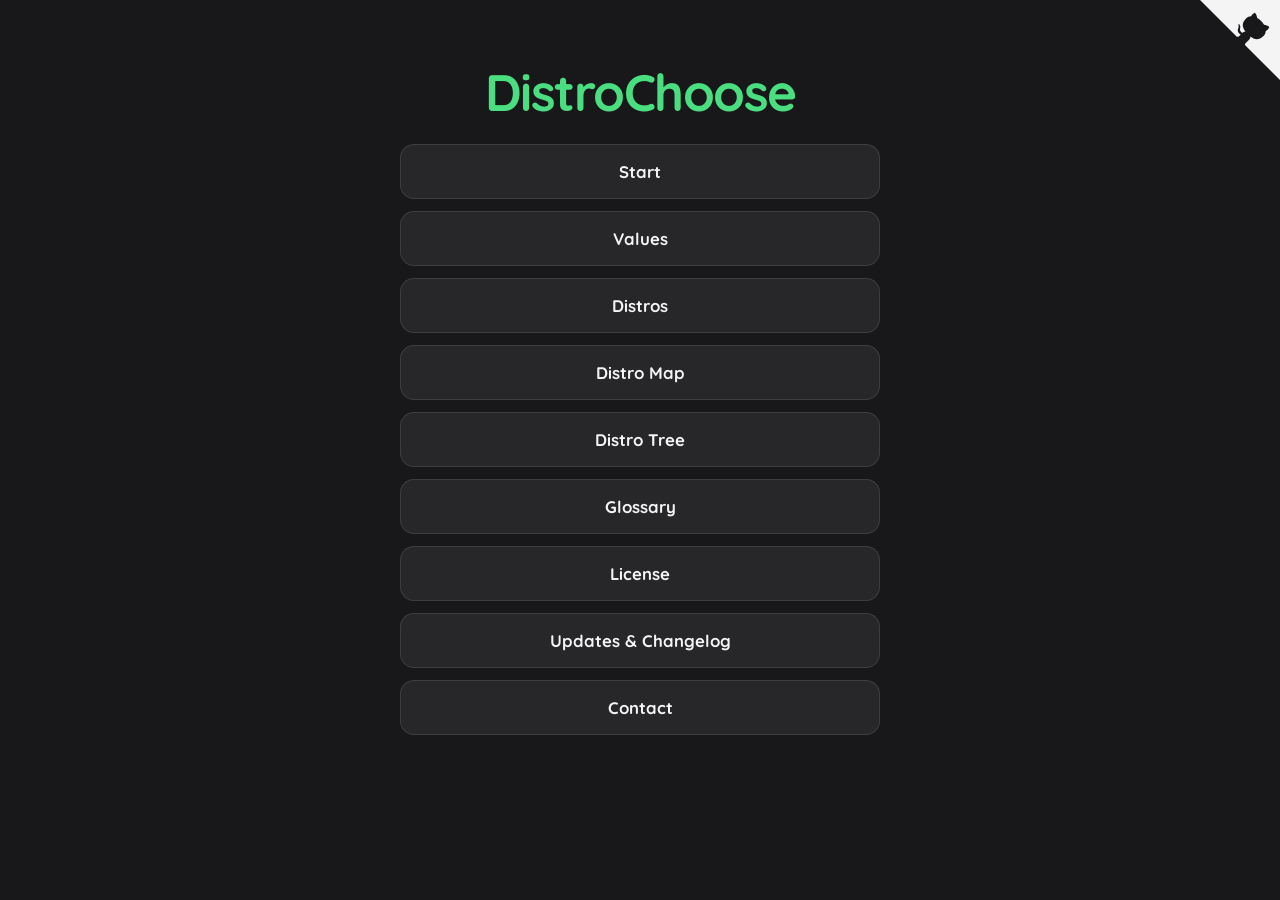
<file: index.html>
<!DOCTYPE html>
<html lang="en">

<head>
    <meta charset="UTF-8">
    <meta name="viewport" content="width=device-width, initial-scale=1.0">
    <title>DistroChoose</title>
    <meta name="description"
        content="Find the perfect Linux distribution for your needs. Answer a few questions and get a personalized recommendation.">
    <link rel="stylesheet" href="style.css">
    <link rel="icon" type="image/svg" href="icon.svg">
</head>

<body>
    <a href="https://github.com/fptbb/distro-choose" class="github-corner" aria-label="View source on Github"><svg
            width="80" height="80" viewBox="0 0 250 250"
            style="fill:#f4f4f5; color:#18181b; position: absolute; top: 0; border: 0; right: 0;" aria-hidden="true">
            <path d="M0,0 L115,115 L130,115 L142,142 L250,250 L250,0 Z"></path>
            <path
                d="M128.3,109.0 C113.8,99.7 119.0,89.6 119.0,89.6 C122.0,82.7 120.5,78.6 120.5,78.6 C119.2,72.0 123.4,76.3 123.4,76.3 C127.3,80.9 125.5,87.3 125.5,87.3 C122.9,97.6 130.6,101.9 134.4,103.2"
                fill="currentColor" style="transform-origin: 130px 106px;" class="octo-arm"></path>
            <path
                d="M115.0,115.0 C114.9,115.1 118.7,116.5 119.8,115.4 L133.7,101.6 C136.9,99.2 139.9,98.4 142.2,98.6 C133.8,88.0 127.5,74.4 143.8,58.0 C148.5,53.4 154.0,51.2 159.7,51.0 C160.3,49.4 163.2,43.6 171.4,40.1 C171.4,40.1 176.1,42.5 178.8,56.2 C183.1,58.6 187.2,61.8 190.9,65.4 C194.5,69.0 197.7,73.2 200.1,77.6 C213.8,80.2 216.3,84.9 216.3,84.9 C212.7,93.1 206.9,96.0 205.4,96.6 C205.1,102.4 203.0,107.8 198.3,112.5 C181.9,128.9 168.3,122.5 157.7,114.1 C157.9,116.9 156.7,120.9 152.7,124.9 L141.0,136.5 C139.8,137.7 141.6,141.9 141.8,141.8 Z"
                fill="currentColor" class="octo-body"></path>
        </svg></a>
    <div class="main-container">
        <h1>DistroChoose</h1>

        <div id="buttons">
            <button onclick="location.href='start.html'">Start</button>
            <button onclick="location.href='values.html'">Values</button>
            <button onclick="location.href='distros.html'">Distros</button>
            <button onclick="location.href='map.html'">Distro Map</button>
            <button onclick="location.href='tree.html'">Distro Tree</button>
            <button onclick="location.href='glossary.html'">Glossary</button>
            <button onclick="location.href='license.html'">License</button>
            <button onclick="location.href='changelog.html'">Updates & Changelog</button>
            <button onclick="location.href='contact.html'">Contact</button>
        </div>
    </div>
</body>

</html>
</file>
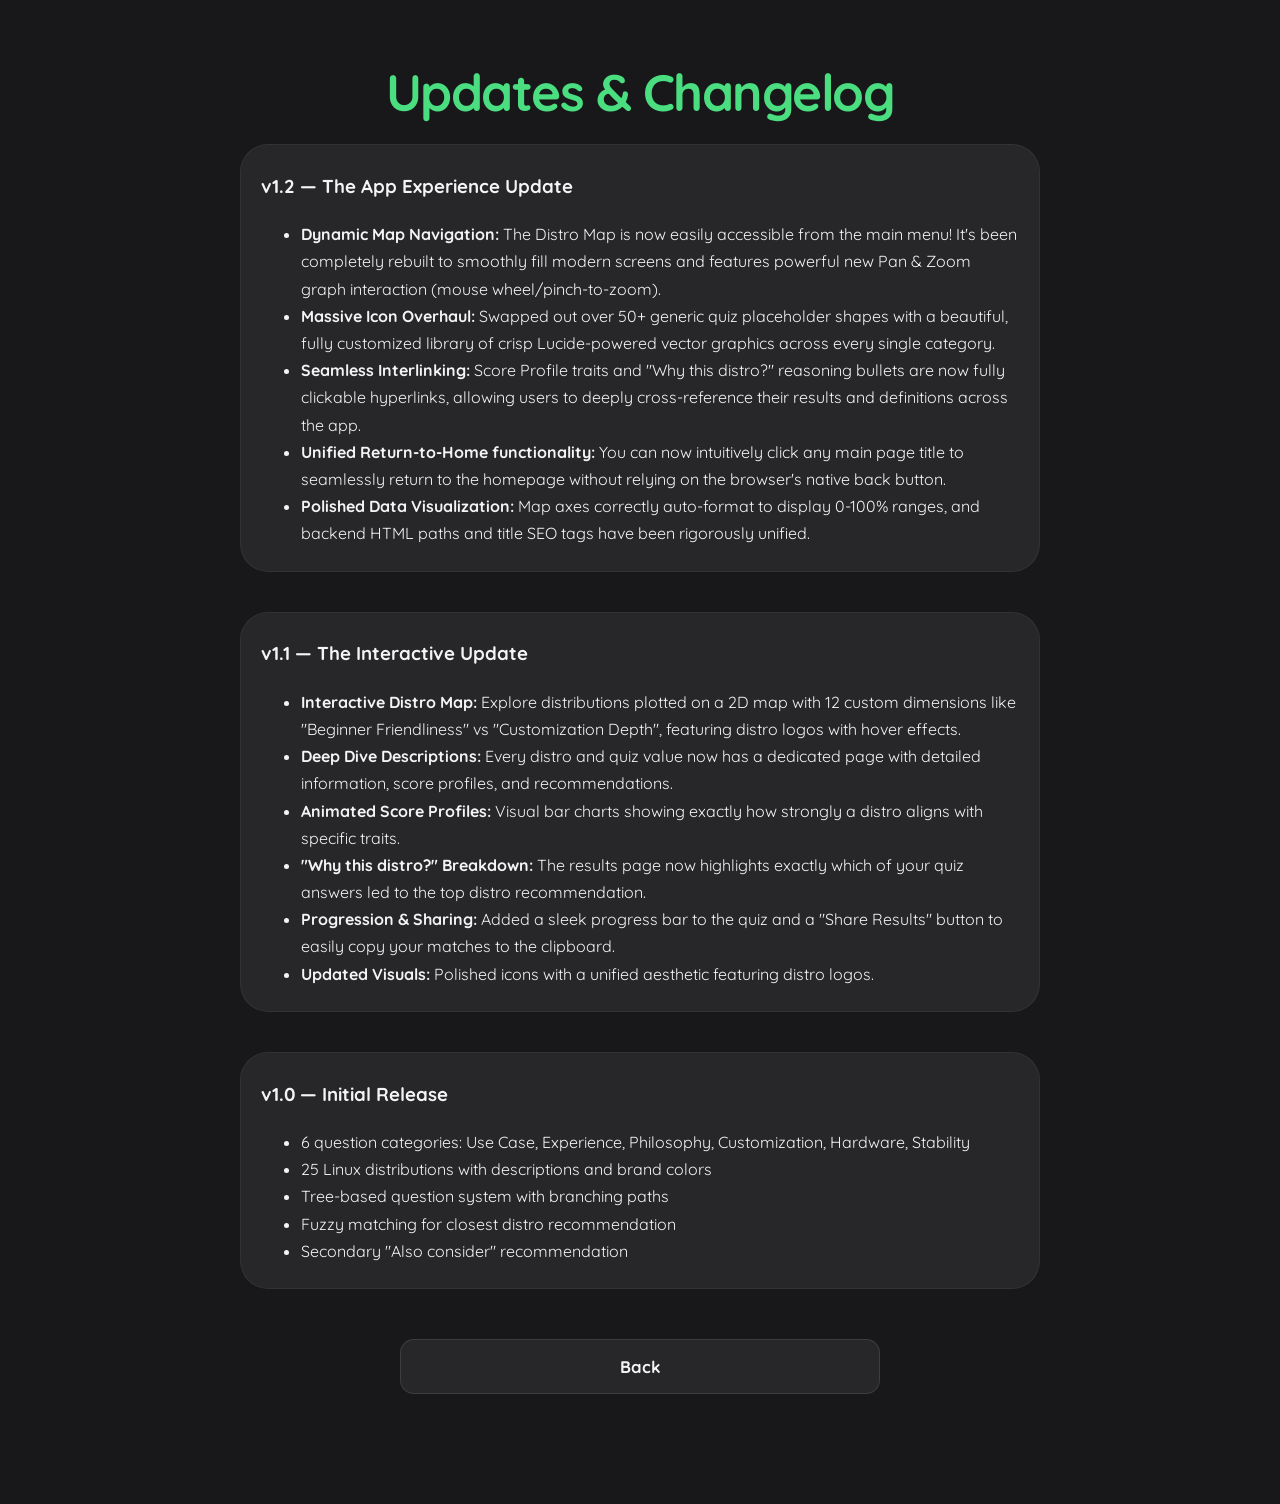
<file: changelog.html>
<!DOCTYPE html>
<html lang="en">

<head>
    <meta charset="UTF-8">
    <meta name="viewport" content="width=device-width, initial-scale=1.0">
    <title>DistroChoose - Changelog</title>
    <link rel="stylesheet" href="style.css">
    <link rel="icon" type="image/svg" href="icon.svg">
</head>

<body>
    <div class="main-container">
        <a href="index.html" class="home-link" title="Return to Home"><h1>Updates & Changelog</h1></a>

        <div class="description-box">
            <h3>v1.2 — The App Experience Update</h3>
            <ul>
                <li><strong>Dynamic Map Navigation:</strong> The Distro Map is now easily accessible from the main menu! It's been completely rebuilt to smoothly fill modern screens and features powerful new Pan & Zoom graph interaction (mouse wheel/pinch-to-zoom).</li>
                <li><strong>Massive Icon Overhaul:</strong> Swapped out over 50+ generic quiz placeholder shapes with a beautiful, fully customized library of crisp Lucide-powered vector graphics across every single category.</li>
                <li><strong>Seamless Interlinking:</strong> Score Profile traits and "Why this distro?" reasoning bullets are now fully clickable hyperlinks, allowing users to deeply cross-reference their results and definitions across the app.</li>
                <li><strong>Unified Return-to-Home functionality:</strong> You can now intuitively click any main page title to seamlessly return to the homepage without relying on the browser's native back button.</li>
                <li><strong>Polished Data Visualization:</strong> Map axes correctly auto-format to display 0-100% ranges, and backend HTML paths and title SEO tags have been rigorously unified.</li>
            </ul>
        </div>

        <div class="description-box">
            <h3>v1.1 — The Interactive Update</h3>
            <ul>
                <li><strong>Interactive Distro Map:</strong> Explore distributions plotted on a 2D map with 12 custom dimensions like "Beginner Friendliness" vs "Customization Depth", featuring distro logos with hover effects.</li>
                <li><strong>Deep Dive Descriptions:</strong> Every distro and quiz value now has a dedicated page with detailed information, score profiles, and recommendations.</li>
                <li><strong>Animated Score Profiles:</strong> Visual bar charts showing exactly how strongly a distro aligns with specific traits.</li>
                <li><strong>"Why this distro?" Breakdown:</strong> The results page now highlights exactly which of your quiz answers led to the top distro recommendation.</li>
                <li><strong>Progression & Sharing:</strong> Added a sleek progress bar to the quiz and a "Share Results" button to easily copy your matches to the clipboard.</li>
                <li><strong>Updated Visuals:</strong> Polished icons with a unified aesthetic featuring distro logos.</li>
            </ul>
        </div>

        <div class="description-box">
            <h3>v1.0 — Initial Release</h3>
            <ul>
                <li>6 question categories: Use Case, Experience, Philosophy, Customization, Hardware, Stability</li>
                <li>25 Linux distributions with descriptions and brand colors</li>
                <li>Tree-based question system with branching paths</li>
                <li>Fuzzy matching for closest distro recommendation</li>
                <li>Secondary "Also consider" recommendation</li>
            </ul>
        </div>

        <div id="buttons" style="margin-top: 30px;">
            <button onclick="location.href='index.html'">Back</button>
        </div>
    </div>
</body>

</html>
</file>
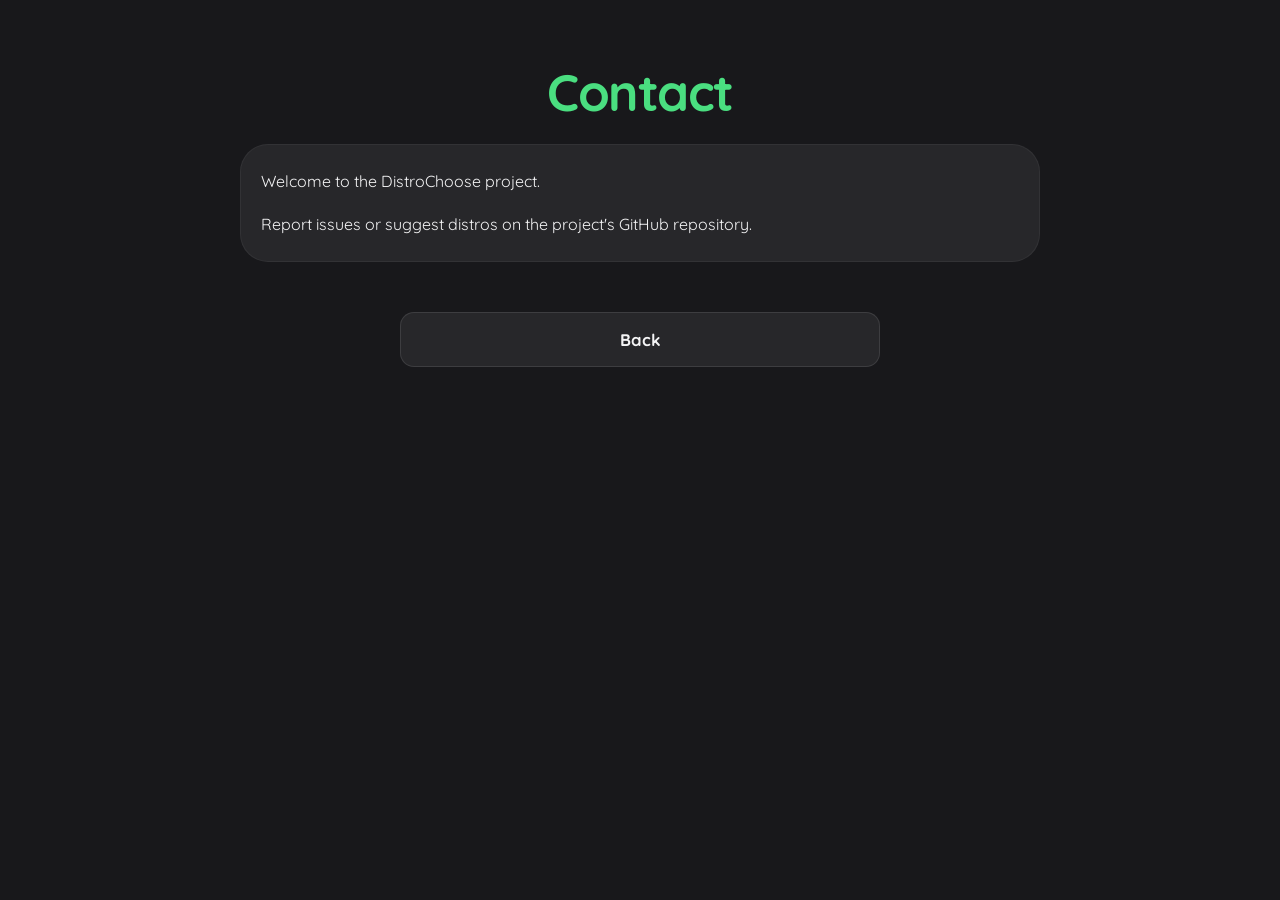
<file: contact.html>
<!DOCTYPE html>
<html lang="en">

<head>
    <meta charset="UTF-8">
    <meta name="viewport" content="width=device-width, initial-scale=1.0">
    <title>DistroChoose - Contact</title>
    <link rel="stylesheet" href="style.css">
    <link rel="icon" type="image/svg" href="icon.svg">
</head>

<body>
    <div class="main-container">
        <a href="index.html" class="home-link" title="Return to Home"><h1>Contact</h1></a>
        <div class="description-box">
            <p>Welcome to the DistroChoose project.</p>
            <p>Report issues or suggest distros on the <a href="https://github.com/fptbb/distro-choose">project's GitHub repository</a>.</p>
        </div>
        <div id="buttons" style="margin-top: 30px;">
            <button onclick="location.href='index.html'">Back</button>
        </div>
    </div>
</body>

</html>
</file>
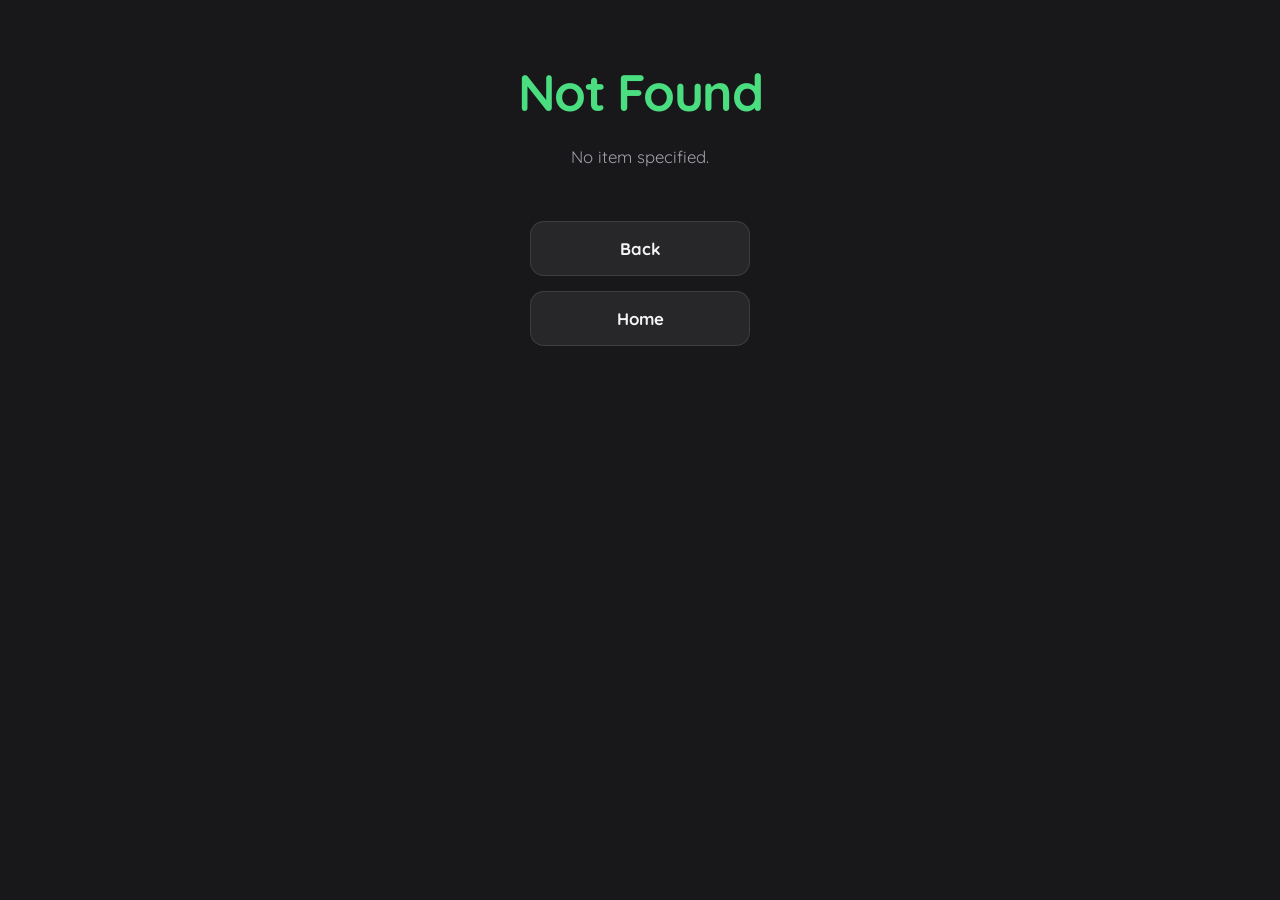
<file: description.html>
<!DOCTYPE html>
<html lang="en">

<head>
    <meta charset="UTF-8">
    <meta name="viewport" content="width=device-width, initial-scale=1.0">
    <title>DistroChoose - Description</title>
    <link rel="stylesheet" href="style.css">
    <link rel="icon" type="image/svg" href="icon.svg">
</head>

<body>
    <div class="main-container">
        <div id="desc-header" class="desc-header"></div>
        <div id="desc-body" class="desc-body"></div>

        <div class="button-container" style="padding-bottom: 60px;">
            <button id="website-btn" style="display: none;" onclick="openWebsite()">Official Website</button>
            <button onclick="window.history.back()">Back</button>
            <button onclick="location.href='index.html'">Home</button>
        </div>
    </div>

    <script src="data/data.js"></script>
    <script>
        var urlParams = new URLSearchParams(window.location.search);
        var itemId = urlParams.get('id');
        var category = urlParams.get('cat');
        var type = urlParams.get('type');

        var headerEl = document.getElementById('desc-header');
        var bodyEl = document.getElementById('desc-body');
        var websiteBtn = document.getElementById('website-btn');
        var websiteUrl = null;

        if (itemId && type === 'distro') {
            renderDistro(itemId);
        } else if (itemId && category) {
            renderLeafValue(category, itemId);
        } else {
            headerEl.innerHTML = '<h1>Not Found</h1>';
            bodyEl.innerHTML = '<p class="intro-text">No item specified.</p>';
        }

        // ── Distro Detail Page ──────────────────────────────────────

        function renderDistro(name) {
            var distro = null;
            for (var i = 0; i < distros.length; i++) {
                if (distros[i].name === name) { distro = distros[i]; break; }
            }
            if (!distro) {
                headerEl.innerHTML = '<h1>' + name + '</h1>';
                bodyEl.innerHTML = '<p class="intro-text">Distro not found in database.</p>';
                return;
            }

            document.title = 'DistroChoose - ' + distro.name;

            // Header with icon and name
            var slug = distro.slug || toSlug(distro.name);
            headerEl.innerHTML =
                '<div class="desc-distro-header">' +
                '<img src="icons/distros/' + slug + '.png" class="desc-distro-logo" alt="' + distro.name + '" onerror="this.style.display=\'none\'">' +
                '<div>' +
                '<h1 style="margin-bottom: 4px;">' + distro.name + '</h1>' +
                '<span class="desc-family-badge" style="background:' + (distro.color || '#7a7a7a') + '">' + distro.family + '</span>' +
                '</div>' +
                '</div>';

            // Description box
            var html = '<div class="description-box">';
            html += '<p style="font-size: 1.1rem; line-height: 1.7; margin: 16px 0;">' + distro.description + '</p>';
            html += '</div>';

            // Info grid
            html += '<div class="desc-info-grid">';
            html += infoCard('Desktop Environment', distro.de);
            html += infoCard('Family', distro.family);
            html += infoCard('Website', '<a href="' + distro.website + '" target="_blank" rel="noopener">' + distro.website + '</a>');
            html += '</div>';

            // Score breakdown
            html += '<h2 class="results-heading" style="margin-top: 30px;">Score Profile</h2>';
            html += '<p class="intro-text">How well this distro matches each quiz category. Higher bars = stronger match.</p>';
            html += '<div class="desc-scores">';
            categories.forEach(function (cat) {
                var catScores = distro.scores[cat] || {};
                var entries = Object.entries(catScores);
                if (entries.length === 0) return;

                // Sort by score descending
                entries.sort(function (a, b) { return b[1] - a[1]; });

                var catTitle = categoryTitles[cat] || cat;
                html += '<div class="desc-score-category">';
                html += '<h3 class="desc-score-cat-title">' + catTitle + '</h3>';

                entries.forEach(function (entry) {
                    var val = entry[0];
                    var score = entry[1];
                    var pct = Math.round(score * 100);
                    var displayName = (resultsMapping[cat] && resultsMapping[cat][val]) || val.replace(/_/g, ' ');
                    html += '<div class="desc-score-row">';
                    html += '<a href="description.html?id=' + encodeURIComponent(val) + '&type=value&cat=' + encodeURIComponent(cat) + '" class="desc-score-label">' + displayName + '</a>';
                    html += '<div class="desc-score-bar-bg"><div class="desc-score-bar-fill" style="width:' + pct + '%;"></div></div>';
                    html += '<span class="desc-score-value">' + pct + '%</span>';
                    html += '</div>';
                });

                html += '</div>';
            });
            html += '</div>';

            bodyEl.innerHTML = html;

            // Website button
            if (distro.website) {
                websiteUrl = distro.website;
                websiteBtn.style.display = 'block';
            }
        }

        // ── Leaf Value Detail Page ──────────────────────────────────

        function renderLeafValue(cat, val) {
            var displayName = (resultsMapping[cat] && resultsMapping[cat][val]) || val.replace(/_/g, ' ');
            var catTitle = categoryTitles[cat] || cat;
            var leaf = (leafDescriptions[cat] && leafDescriptions[cat][val]) || null;

            document.title = 'DistroChoose - ' + displayName;

            // Header with icon
            headerEl.innerHTML =
                '<img src="icons/' + cat + '/' + val + '.svg" class="desc-icon" alt="' + displayName + '" onerror="this.style.display=\'none\'">' +
                '<h1>' + displayName + '</h1>' +
                '<p class="desc-category-label">' + catTitle + '</p>';

            var html = '';

            if (leaf) {
                // Summary
                html += '<div class="description-box">';
                html += '<p style="font-size: 1.15rem; font-weight: 500; line-height: 1.7; margin: 16px 0; color: var(--text-primary);">' + leaf.summary + '</p>';
                html += '<p style="line-height: 1.7; color: var(--text-dim); margin: 0 0 16px;">' + leaf.detail + '</p>';
                html += '</div>';

                // Good For
                if (leaf.good_for && leaf.good_for.length > 0) {
                    html += '<div class="desc-list-box">';
                    html += '<h3 class="desc-list-title">✅ Good For</h3>';
                    html += '<ul class="desc-list">';
                    leaf.good_for.forEach(function (item) {
                        html += '<li>' + item + '</li>';
                    });
                    html += '</ul></div>';
                }

                // What to look for
                if (leaf.look_for && leaf.look_for.length > 0) {
                    html += '<div class="desc-list-box">';
                    html += '<h3 class="desc-list-title">🔍 What to Look For</h3>';
                    html += '<ul class="desc-list">';
                    leaf.look_for.forEach(function (item) {
                        html += '<li>' + item + '</li>';
                    });
                    html += '</ul></div>';
                }

                // Top matching distros for this leaf value
                html += '<h2 class="results-heading" style="margin-top: 30px;">Top Distros for ' + displayName + '</h2>';
                html += '<div class="desc-top-distros">';

                // Find top 5 distros that score highest on this value
                var scored = [];
                distros.forEach(function (d) {
                    var catScores = d.scores[cat] || {};
                    var score = catScores[val] || 0;
                    if (score > 0) scored.push({ distro: d, score: score });
                });
                scored.sort(function (a, b) { return b.score - a.score; });
                var top5 = scored.slice(0, 5);

                if (top5.length > 0) {
                    top5.forEach(function (item) {
                        var d = item.distro;
                        var slug = d.slug || toSlug(d.name);
                        html += '<a href="description.html?id=' + encodeURIComponent(d.name) + '&type=distro" class="desc-distro-row">';
                        html += '<img src="icons/distros/' + slug + '.png" class="distro-card-icon" alt="' + d.name + '" onerror="this.outerHTML=\'<span class=distro-card-icon style=background:' + (d.color || '#7a7a7a') + ';display:flex;align-items:center;justify-content:center;color:#fff;font-weight:700>' + d.name.charAt(0) + '</span>\'">';
                        html += '<span class="desc-distro-row-name">' + d.name + '</span>';
                        html += '<span class="desc-score-value">' + Math.round(item.score * 100) + '%</span>';
                        html += '</a>';
                    });
                } else {
                    html += '<p class="intro-text">No distros specifically tuned for this value.</p>';
                }
                html += '</div>';

            } else {
                // Fallback
                html += '<div class="description-box">';
                html += '<p>Description coming soon for <strong>' + displayName + '</strong>.</p>';
                html += '</div>';
            }

            bodyEl.innerHTML = html;
        }

        // ── Helpers ─────────────────────────────────────────────────

        function infoCard(label, value) {
            return '<div class="desc-info-card">' +
                '<span class="desc-info-label">' + label + '</span>' +
                '<span class="desc-info-value">' + value + '</span>' +
                '</div>';
        }

        function openWebsite() {
            if (websiteUrl) window.open(websiteUrl, '_blank');
        }
    </script>
</body>

</html>
</file>
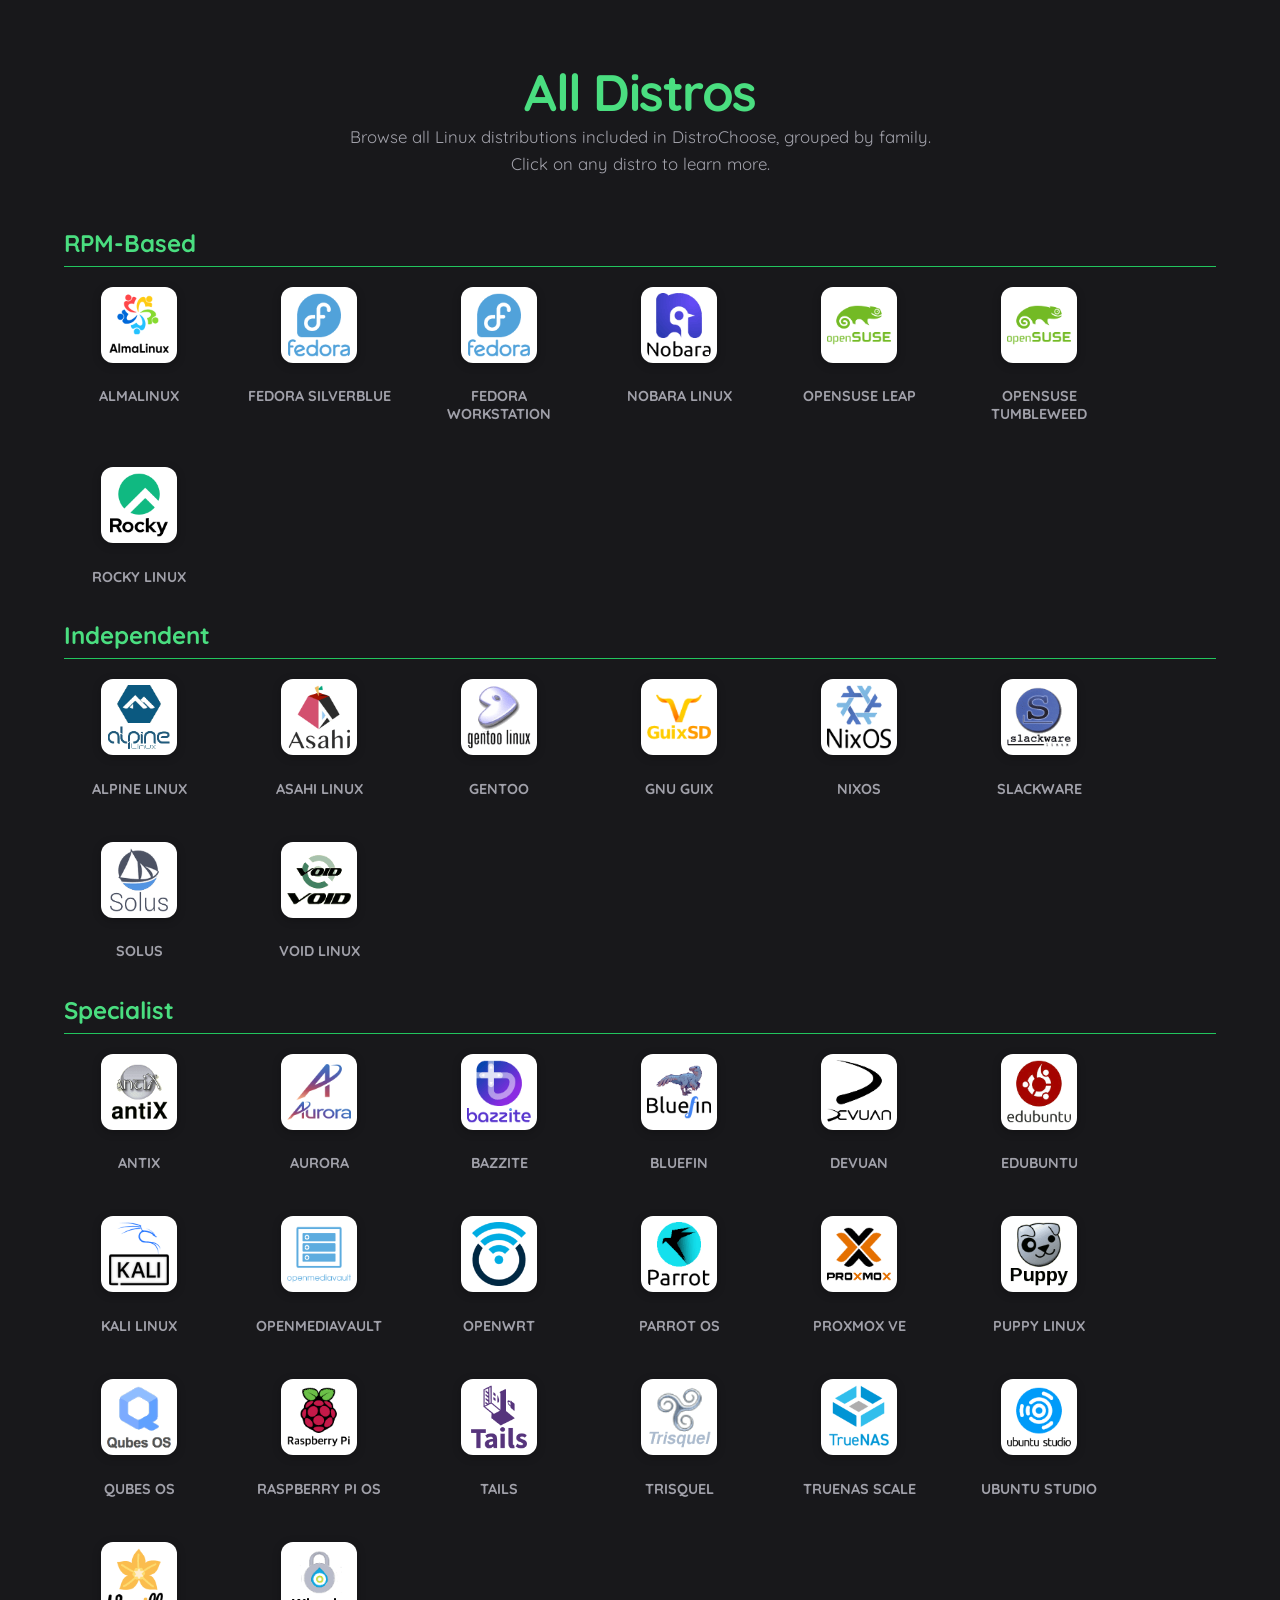
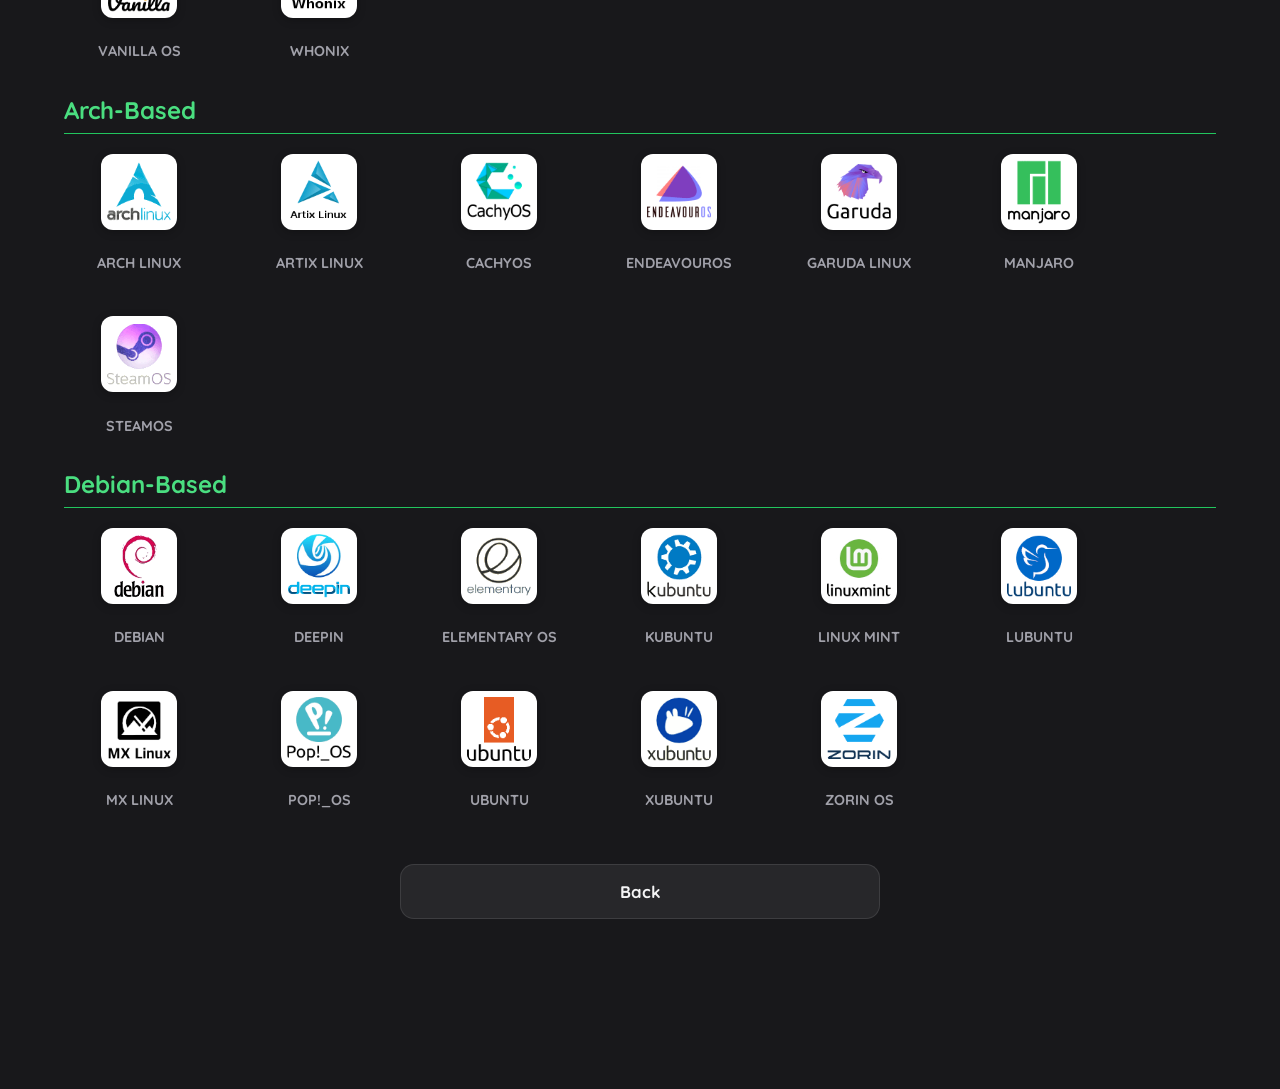
<file: distros.html>
<!DOCTYPE html>
<html lang="en">

<head>
    <meta charset="UTF-8">
    <meta name="viewport" content="width=device-width, initial-scale=1.0">
    <title>DistroChoose - All Distros</title>
    <link rel="stylesheet" href="style.css">
    <link rel="icon" type="image/svg" href="icon.svg">
</head>

<body>
    <div class="main-container">
        <a href="index.html" class="home-link" title="Return to Home"><h1>All Distros</h1></a>
        <p class="intro-text">Browse all Linux distributions included in DistroChoose, grouped by family. Click on any
            distro to learn more.</p>
        <div id="distros-container"></div>
        <div id="buttons" style="margin-top: 40px; padding-bottom: 60px;">
            <button onclick="location.href='index.html'">Back</button>
        </div>
    </div>

    <script src="data/data.js"></script>

    <script>
        const container = document.getElementById('distros-container');

        for (const group in distroGroups) {
            const section = document.createElement('div');
            section.className = 'category-section';

            const title = document.createElement('h2');
            title.className = 'category-title';
            title.innerText = group;
            section.appendChild(title);

            const flexContainer = document.createElement('div');
            flexContainer.className = 'values-flex-container';

            distroGroups[group].forEach(distroName => {
                const wrapper = document.createElement('a');
                wrapper.className = 'result-item';
                wrapper.href = `description.html?id=${encodeURIComponent(distroName)}&type=distro`;
                wrapper.style.textDecoration = 'none';
                wrapper.style.color = 'inherit';

                const img = document.createElement('img');
                const slug = distroSlugs[distroName] || toSlug(distroName);
                img.src = 'icons/distros/' + slug + '.png';
                img.className = 'distro-list-icon';
                img.alt = distroName;
                img.onerror = function () {
                    // Replace with color dot fallback
                    var dot = document.createElement('div');
                    dot.style.width = '64px';
                    dot.style.height = '64px';
                    dot.style.borderRadius = '12px';
                    dot.style.backgroundColor = labelColors[distroName] || '#7a7a7a';
                    dot.style.marginBottom = '10px';
                    dot.style.display = 'flex';
                    dot.style.alignItems = 'center';
                    dot.style.justifyContent = 'center';
                    dot.style.fontWeight = '700';
                    dot.style.fontSize = '1.4rem';
                    dot.style.color = '#ffffff';
                    dot.innerText = distroName.charAt(0);
                    this.parentNode.replaceChild(dot, this);
                };

                const name = document.createElement('p');
                name.innerText = distroName;
                name.className = 'result-text';

                wrapper.appendChild(img);
                wrapper.appendChild(name);
                flexContainer.appendChild(wrapper);
            });

            section.appendChild(flexContainer);
            container.appendChild(section);
        }
    </script>
</body>

</html>
</file>
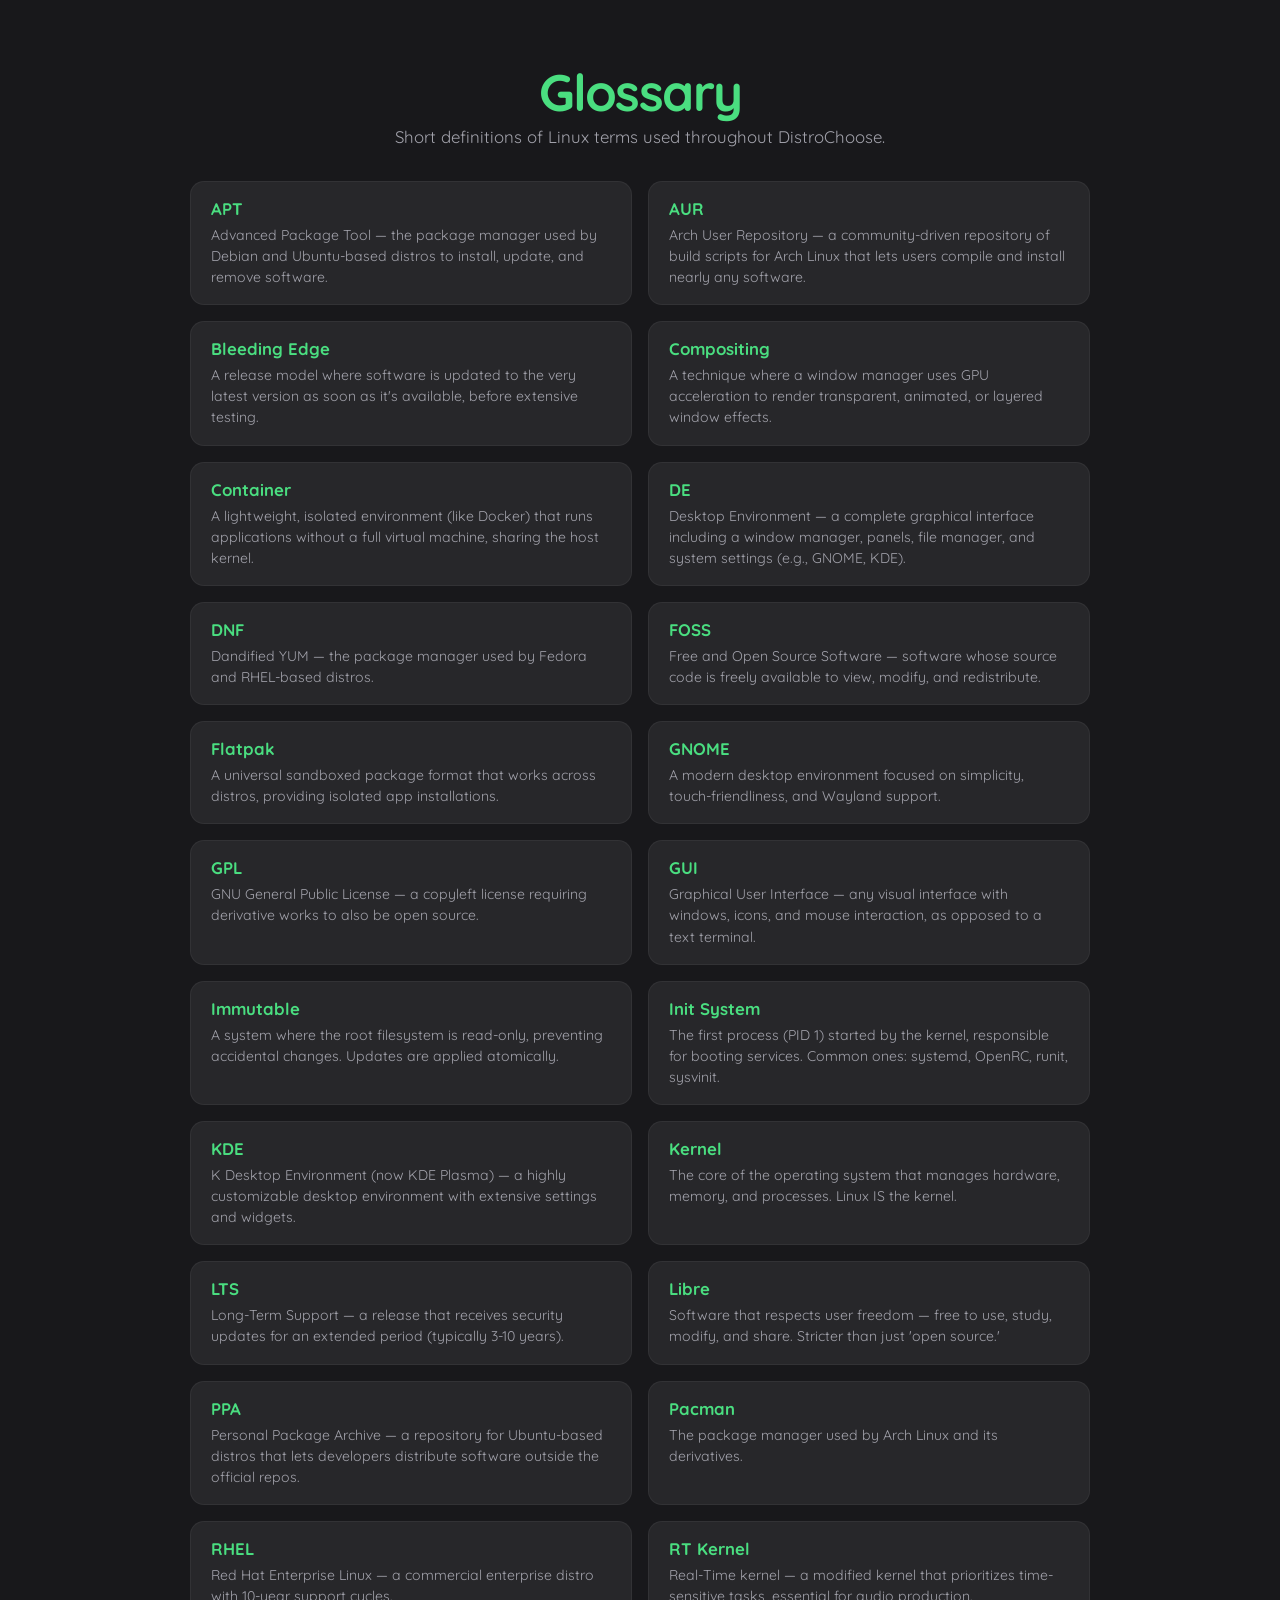
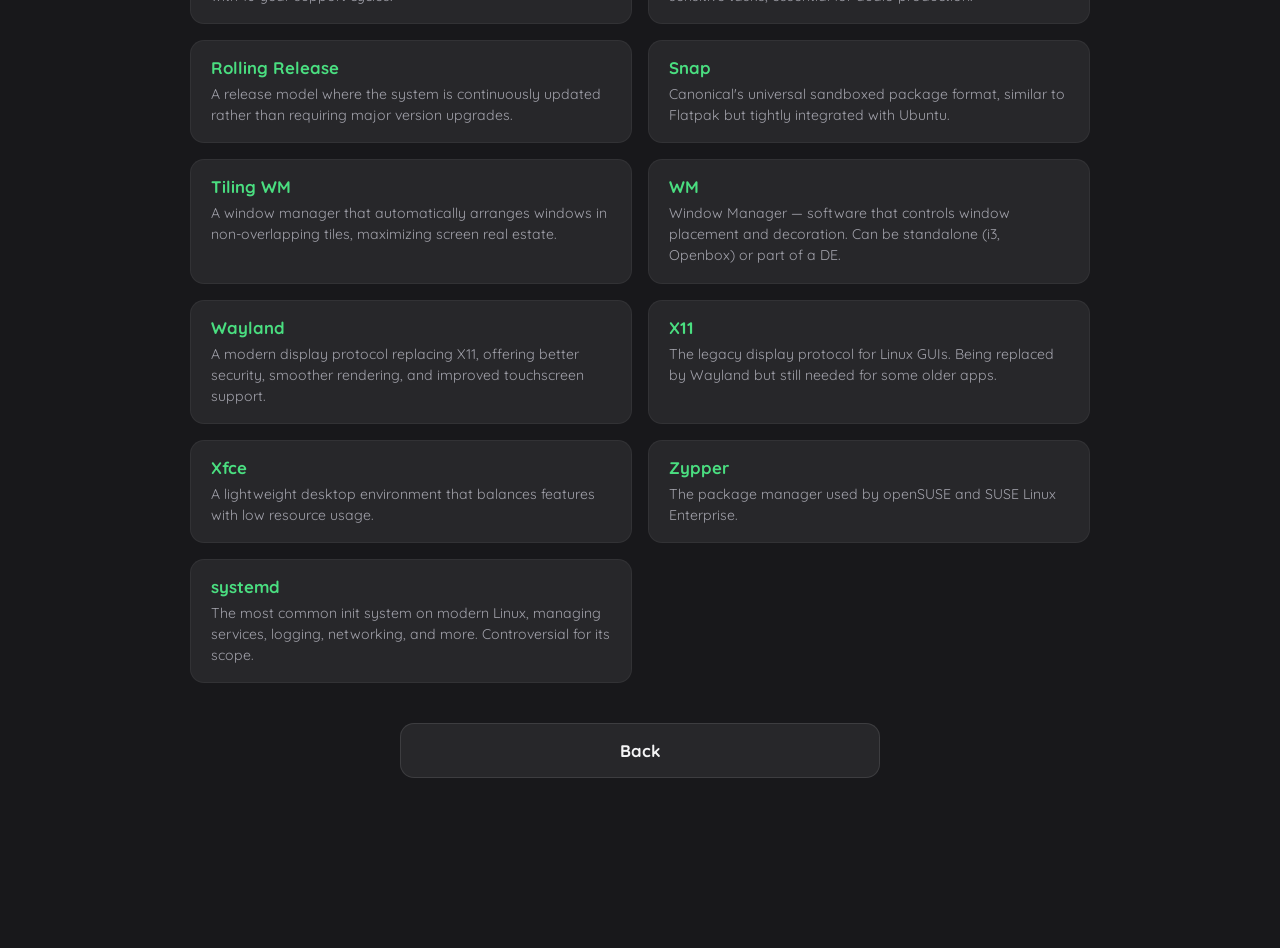
<file: glossary.html>
<!DOCTYPE html>
<html lang="en">

<head>
    <meta charset="UTF-8">
    <meta name="viewport" content="width=device-width, initial-scale=1.0">
    <title>DistroChoose - Glossary</title>
    <link rel="stylesheet" href="style.css">
    <link rel="icon" type="image/svg" href="icon.svg">
</head>

<body>
    <div class="main-container">
        <a href="index.html" class="home-link" title="Return to Home"><h1>Glossary</h1></a>
        <p class="intro-text">Short definitions of Linux terms used throughout DistroChoose.</p>
        <div id="glossary-container" class="glossary-grid"></div>
        <div id="buttons" style="margin-top: 40px; padding-bottom: 60px;">
            <button onclick="location.href='index.html'">Back</button>
        </div>
    </div>

    <script src="data/data.js"></script>
    <script>
        var container = document.getElementById('glossary-container');
        var terms = Object.keys(glossaryTerms).sort();

        terms.forEach(function (term) {
            var card = document.createElement('div');
            card.className = 'glossary-card';

            var title = document.createElement('h3');
            title.className = 'glossary-term';
            title.innerText = term;

            var desc = document.createElement('p');
            desc.className = 'glossary-def';
            desc.innerText = glossaryTerms[term];

            card.appendChild(title);
            card.appendChild(desc);
            container.appendChild(card);
        });
    </script>
</body>

</html>
</file>
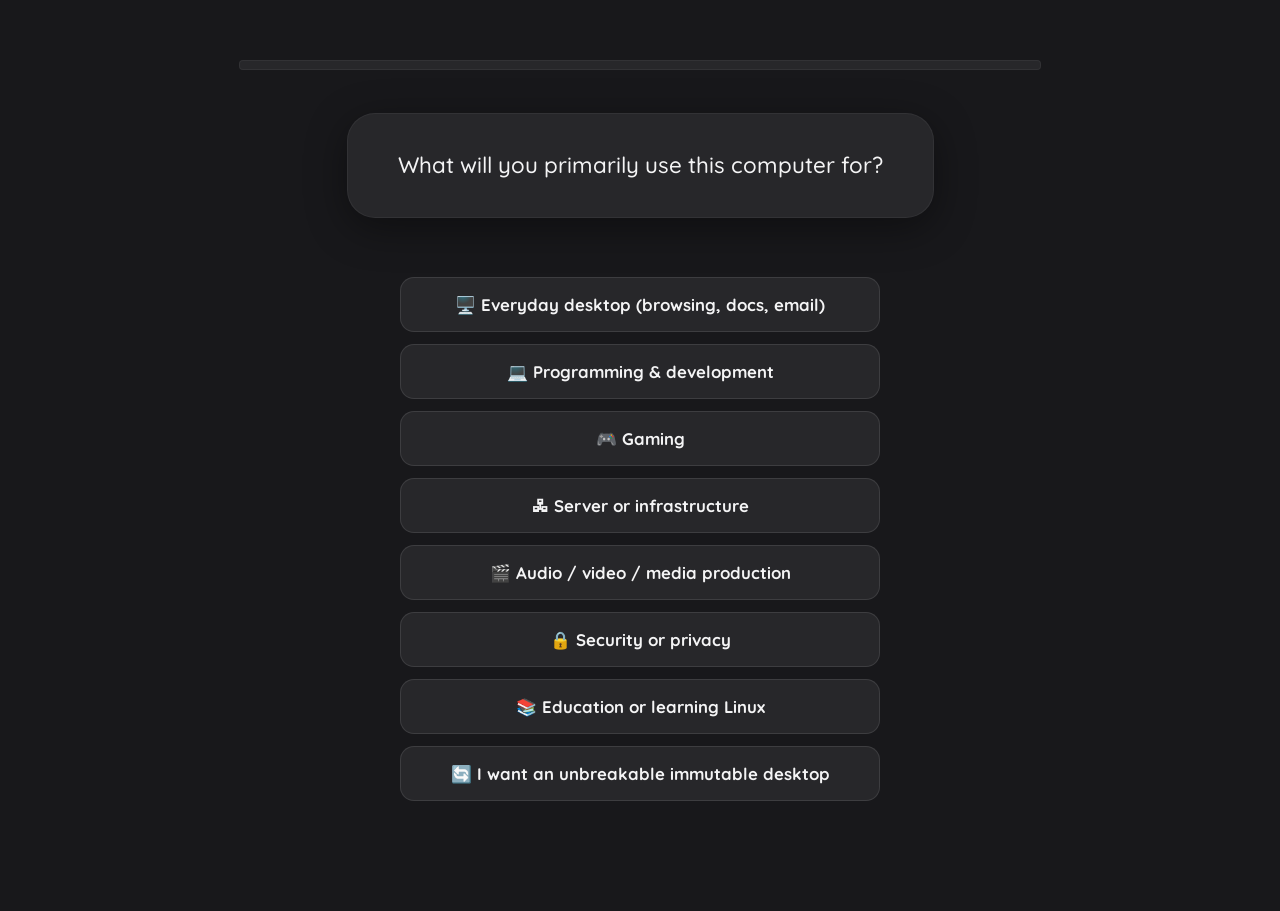
<file: quiz.html>
<!DOCTYPE html>
<html lang="en">

<head>
    <meta charset="UTF-8">
    <meta name="viewport" content="width=device-width, initial-scale=1.0">
    <title>Quiz</title>
    <link rel="stylesheet" href="style.css">
    <link rel="icon" type="image/svg" href="icon.svg">
</head>

<body>
    <div class="main-container">
        <div class="progress-container">
            <div class="progress-bar" id="progress-bar"></div>
        </div>
        <div class="question-container">
            <h2 id="question"></h2>
        </div>

        <div id="buttons">
        </div>
        <script src="quiz.js"></script>
    </div>
</body>

</html>
</file>
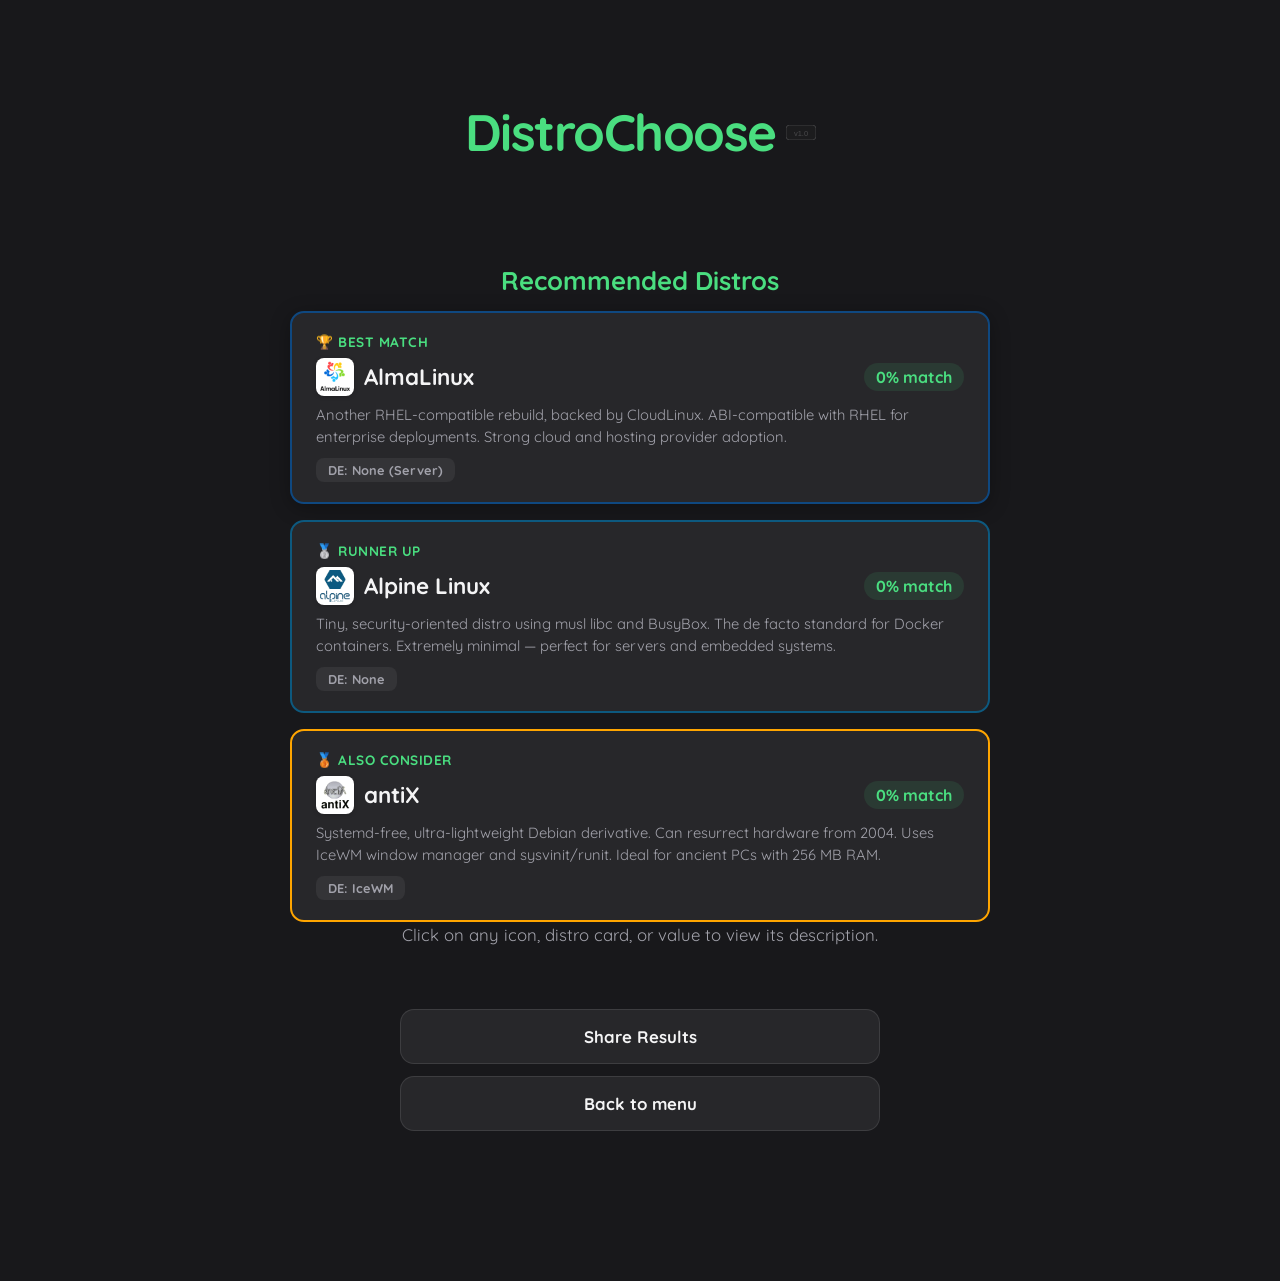
<file: results.html>
<!DOCTYPE html>
<html lang="en">

<head>
    <meta charset="UTF-8">
    <meta name="viewport" content="width=device-width, initial-scale=1.0">
    <title>DistroChoose - Results</title>
    <link rel="stylesheet" href="style.css">
    <link rel="icon" type="image/svg" href="icon.svg">
</head>

<body>
    <div class="main-container">
        <div class="main-results-wrapper">
            <div class="top-section">
                <div class="title-container">
                    <a href="index.html" class="home-link" title="Return to Home"><h1>DistroChoose</h1></a>
                    <img src="version.svg" alt="Version" class="version-icon">
                </div>
                <div id="results-container"></div>
            </div>

            <div class="bottom-section">
                <h2 class="results-heading">Recommended Distros</h2>
                <div id="distro-cards"></div>

                <div id="de-recommendation" style="display:none;">
                    <h3 class="results-subheading">Recommended Desktop Environment</h3>
                    <div id="de-card"></div>
                </div>

                <p class="intro-text results-instruction">
                    Click on any icon, distro card, or value to view its description.
                </p>

                <div id="buttons" style="margin-top: 30px;">
                    <button onclick="shareResults()" id="share-btn">Share Results</button>
                    <button onclick="location.href='index.html'">Back to menu</button>
                </div>
            </div>
        </div>

        <script src="data/data.js"></script>
        <script>
            const results = JSON.parse(localStorage.getItem('quizResults') || '{}');
            const container = document.getElementById('results-container');

            // Display user's selected values as icons
            categories.forEach(category => {
                const resultValue = results[category];
                if (resultValue) {
                    const wrapper = document.createElement('a');
                    wrapper.className = 'result-item';
                    wrapper.href = 'description.html?id=' + resultValue + '&cat=' + category;
                    wrapper.style.textDecoration = 'none';
                    wrapper.style.color = 'inherit';

                    const img = document.createElement('img');
                    img.src = 'icons/' + category + '/' + resultValue + '.svg';
                    img.className = 'result-icon';
                    img.onerror = function () { this.style.display = 'none'; };

                    const name = document.createElement('p');
                    const displayName = (resultsMapping[category] && resultsMapping[category][resultValue]) || resultValue;
                    name.innerText = displayName.replace(/_/g, ' ');
                    name.className = 'result-text';

                    wrapper.appendChild(img);
                    wrapper.appendChild(name);
                    container.appendChild(wrapper);
                }
            });

            // Score all distros
            const scored = scoreDistros(results);

            // Show top 3 as cards
            const cardsDiv = document.getElementById('distro-cards');
            const top3 = scored.slice(0, 3);

            top3.forEach(function (item, index) {
                var d = item.distro;
                var card = document.createElement('a');
                card.className = 'distro-card' + (index === 0 ? ' distro-card-primary' : '');
                card.href = 'description.html?id=' + encodeURIComponent(d.name) + '&type=distro';
                card.style.textDecoration = 'none';
                card.style.color = 'inherit';
                card.style.borderColor = d.color || '#7a7a7a';

                var rank = document.createElement('div');
                rank.className = 'distro-rank';
                rank.innerText = index === 0 ? '🏆 Best Match' : (index === 1 ? '🥈 Runner Up' : '🥉 Also Consider');

                var nameRow = document.createElement('div');
                nameRow.className = 'distro-name-row';

                var distroIcon = document.createElement('img');
                var slug = d.slug || toSlug(d.name);
                distroIcon.src = 'icons/distros/' + slug + '.png';
                distroIcon.className = 'distro-card-icon';
                distroIcon.alt = d.name;
                distroIcon.onerror = function () {
                    var dot = document.createElement('span');
                    dot.className = 'distro-card-icon';
                    dot.style.backgroundColor = d.color || '#7a7a7a';
                    dot.style.display = 'flex';
                    dot.style.alignItems = 'center';
                    dot.style.justifyContent = 'center';
                    dot.style.fontWeight = '700';
                    dot.style.fontSize = '0.9rem';
                    dot.style.color = '#ffffff';
                    dot.innerText = d.name.charAt(0);
                    this.parentNode.replaceChild(dot, this);
                };

                var distroName = document.createElement('span');
                distroName.className = 'distro-name';
                distroName.innerText = d.name;

                var percent = document.createElement('span');
                percent.className = 'match-percent';
                percent.innerText = item.percent + '% match';

                nameRow.appendChild(distroIcon);
                nameRow.appendChild(distroName);
                nameRow.appendChild(percent);

                var desc = document.createElement('p');
                desc.className = 'distro-card-desc';
                desc.innerText = d.description;

                var deBadge = document.createElement('div');
                deBadge.className = 'de-badge';
                deBadge.innerText = 'DE: ' + d.de;

                card.appendChild(rank);
                card.appendChild(nameRow);
                card.appendChild(desc);
                card.appendChild(deBadge);

                // Add "Why this distro?" to the top result
                if (index === 0) {
                    var breakdownBox = document.createElement('div');
                    breakdownBox.className = 'desc-list-box';
                    breakdownBox.style.marginTop = '15px';
                    var breakTitle = document.createElement('h3');
                    breakTitle.className = 'desc-list-title';
                    breakTitle.innerText = '🤔 Why this distro?';
                    var breakList = document.createElement('ul');
                    breakList.className = 'desc-list';
                    
                    var matchedPoints = [];
                    categories.forEach(function (cat) {
                        var userVal = results[cat];
                        if (userVal && d.scores[cat] && d.scores[cat][userVal] > 0) {
                            var score = d.scores[cat][userVal];
                            var catName = categoryTitles[cat] || cat;
                            var valName = (resultsMapping[cat] && resultsMapping[cat][userVal]) || userVal;
                            var pct = Math.round(score * 100) + '%';
                            matchedPoints.push({
                                score: score,
                                text: '<strong>' + catName + ':</strong> <a href="description.html?id=' + encodeURIComponent(userVal) + '&type=value&cat=' + encodeURIComponent(cat) + '" style="color:var(--accent-primary);text-decoration:none;" onmouseover="this.style.textDecoration=\'underline\'" onmouseout="this.style.textDecoration=\'none\'">' + valName.replace(/_/g, ' ') + '</a> (' + pct + ' match)'
                            });
                        }
                    });
                    
                    if (matchedPoints.length > 0) {
                        matchedPoints.sort(function(a, b) { return b.score - a.score; });
                        var pointsToShow = matchedPoints.slice(0, 4); // Show top 4 reasons
                        pointsToShow.forEach(function(pt) {
                            var li = document.createElement('li');
                            li.innerHTML = pt.text;
                            breakList.appendChild(li);
                        });
                        breakdownBox.appendChild(breakTitle);
                        breakdownBox.appendChild(breakList);
                        card.appendChild(breakdownBox);
                    }
                }

                cardsDiv.appendChild(card);
            });

            // DE/WM Recommendation
            var deRec = recommendDE(results);
            if (deRec) {
                var deSection = document.getElementById('de-recommendation');
                deSection.style.display = 'block';
                var deCardDiv = document.getElementById('de-card');

                var deCard = document.createElement('div');
                deCard.className = 'distro-card de-rec-card';

                var deName = document.createElement('div');
                deName.className = 'distro-name-row';
                var deTitle = document.createElement('span');
                deTitle.className = 'distro-name';
                deTitle.innerText = deRec.name;
                var deType = document.createElement('span');
                deType.className = 'de-badge';
                deType.innerText = deRec.type;
                deName.appendChild(deTitle);
                deName.appendChild(deType);

                var deDesc = document.createElement('p');
                deDesc.className = 'distro-card-desc';
                deDesc.innerText = deRec.description;

                var deRam = document.createElement('div');
                deRam.className = 'de-badge';
                deRam.innerText = 'RAM: ' + deRec.ram_idle + ' idle / ' + deRec.ram_recommended + ' recommended';

                deCard.appendChild(deName);
                deCard.appendChild(deDesc);
                deCard.appendChild(deRam);
                deCardDiv.appendChild(deCard);
            }

            function shareResults() {
                var btn = document.getElementById('share-btn');
                if (!top3 || top3.length === 0) return;
                
                var top = top3[0];
                var shareText = "I just took the DistroChoose quiz! 🐧\n\n" +
                    "My Top Match: " + top.distro.name + " (" + top.percent + "%)\n" +
                    (top3.length > 1 ? "Also Consider: " + top3[1].distro.name + "\n" : "") +
                    (deRec ? "Desktop Environment: " + deRec.name + "\n" : "") +
                    "\nFind your Linux Match: https://fptbb.github.io/distro-choose/";
                
                if (navigator.clipboard) {
                    navigator.clipboard.writeText(shareText).then(function() {
                        var oldText = btn.innerText;
                        btn.innerText = "Copied to clipboard!";
                        setTimeout(function() { btn.innerText = oldText; }, 2000);
                    });
                } else {
                    alert("Copy this:\n\n" + shareText);
                }
            }
        </script>
    </div>
</body>

</html>
</file>
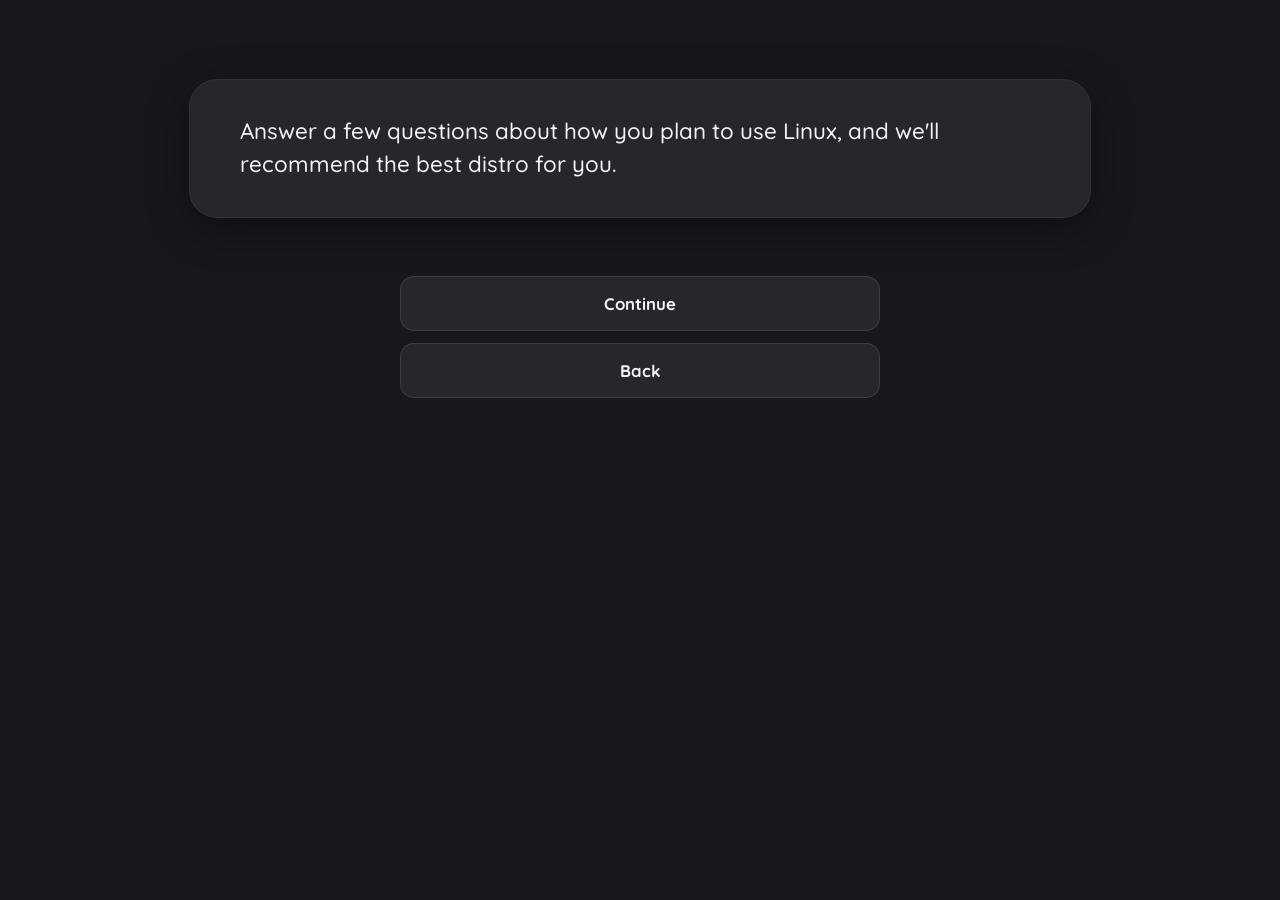
<file: start.html>
<!DOCTYPE html>
<html lang="en">

<head>
    <meta charset="UTF-8">
    <meta name="viewport" content="width=device-width, initial-scale=1.0">
    <title>DistroChoose - Start Quiz</title>
    <link rel="stylesheet" href="style.css">
    <link rel="icon" type="image/svg" href="icon.svg">
</head>

<body>
    <div class="main-container">
        <div class="question-container">
            <h2 id="question">Answer a few questions about how you plan to use Linux, and we'll recommend the best
                distro for you.</h2>
        </div>

        <div id="buttons">
            <button onclick="location.href='quiz.html'">Continue</button>
            <button onclick="location.href='index.html'">Back</button>
        </div>
    </div>
</body>

</html>
</file>
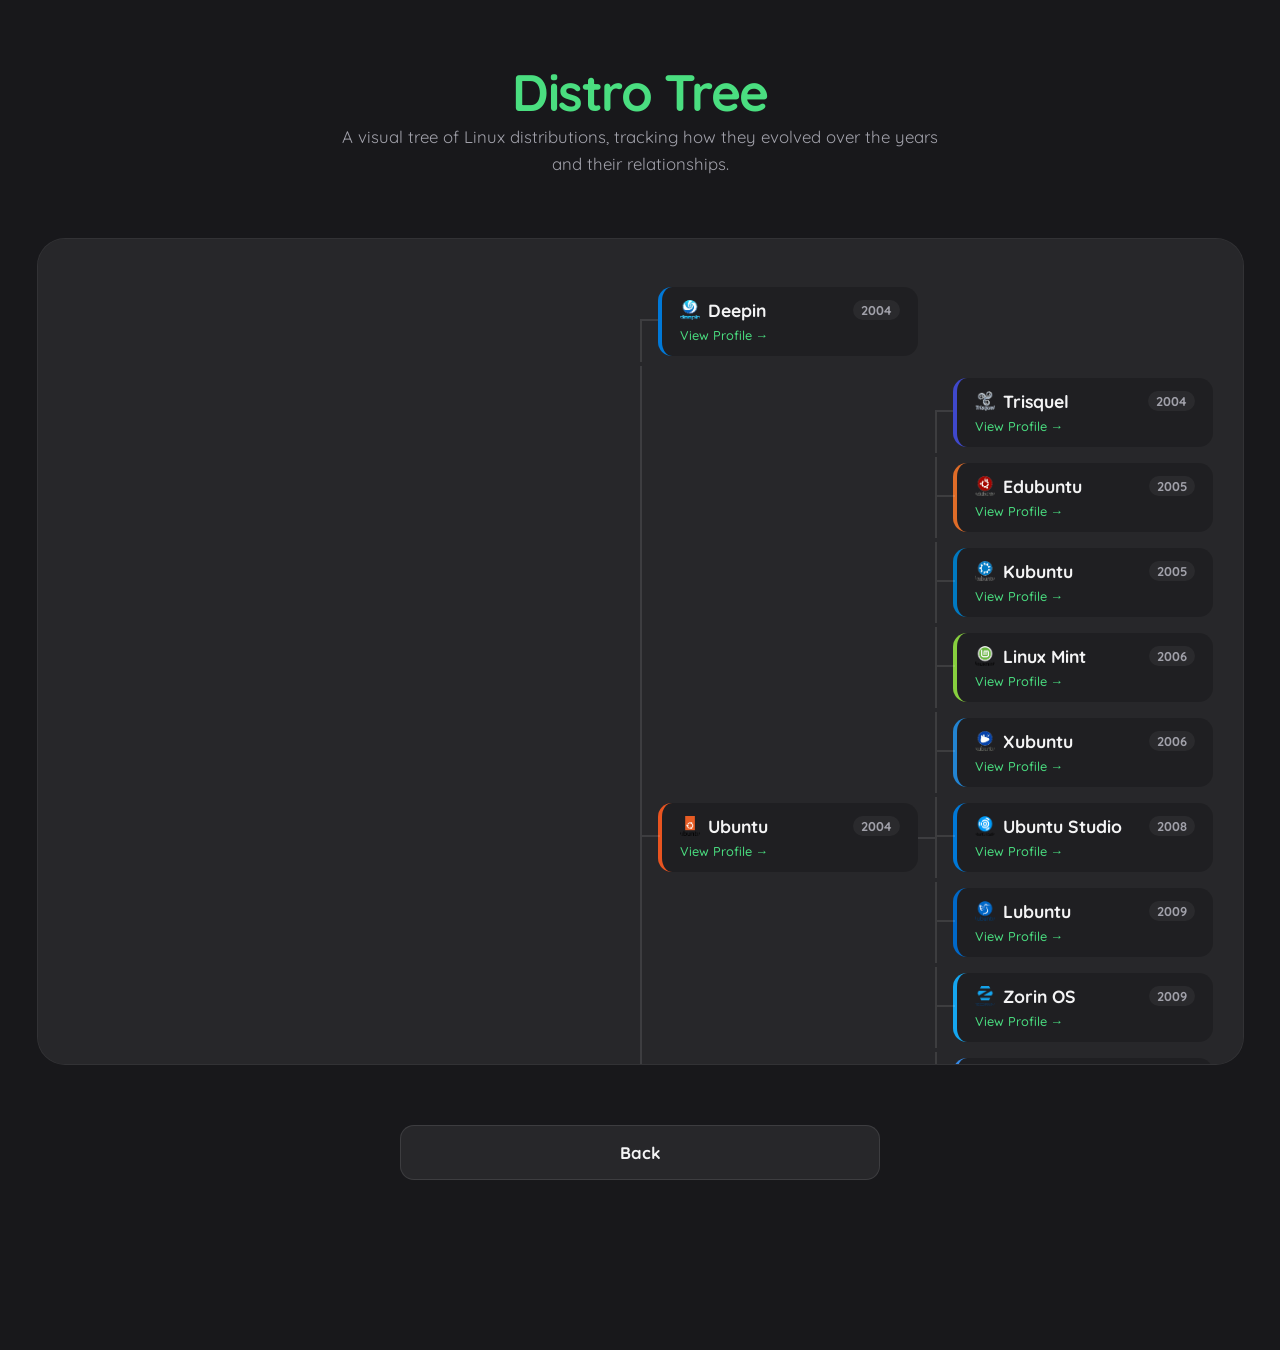
<file: tree.html>
<!DOCTYPE html>
<html lang="en">

<head>
    <meta charset="UTF-8">
    <meta name="viewport" content="width=device-width, initial-scale=1.0">
    <title>DistroChoose - Distro Tree</title>
    <link rel="stylesheet" href="style.css">
    <link rel="icon" type="image/svg" href="icon.svg">
</head>

<body>
    <div class="main-container">
        <a href="index.html" class="home-link" title="Return to Home"><h1>Distro Tree</h1></a>
        <p class="intro-text">A visual tree of Linux distributions, tracking how they evolved over the years and their relationships.</p>
        
        <div id="tree-container" class="tree-container"></div>

        <div id="buttons" style="margin-top: 40px; padding-bottom: 60px;">
            <button onclick="location.href='index.html'">Back</button>
        </div>
    </div>

    <script src="data/data.js"></script>
    <script>
        (function () {
            var rawDistros = typeof distros !== 'undefined' ? distros : [];
            var container = document.getElementById('tree-container');

            var logosData = {};
            rawDistros.forEach(function (d) {
                var slug = d.slug || d.name.toLowerCase().replace(/[^a-z0-9]/g, '_').replace(/_+/g, '_').replace(/^_|_$/g, '');
                var img = new Image();
                img.src = 'icons/distros/' + slug + '.png';
                img.onload = function () { logosData[d.name] = img; renderRoot(); };
                img.onerror = function () { 
                    img.src = 'icons/distros/' + slug + '.svg';
                    img.onload = function () { logosData[d.name] = img; renderRoot(); };
                };
            });

            if (!rawDistros || rawDistros.length === 0 || !rawDistros[0].year_created) {
               container.innerHTML = '<p style="text-align:center; padding: 40px; color: var(--text-dim);">Distro year data is currently loading or missing.<br>Please ensure the data update scripts have been run!</p>';
               return;
            }

            // Build node map
            var nodes = {};
            function renderRoot() {
                nodes = {};
                rawDistros.forEach(function(d) {
                    nodes[d.name] = { data: d, children: [] };
                });

                // Fallback Genesis Node
                nodes['Linux'] = { data: { name: 'Linux Kernel', year_created: 1991, de: 'None', color: '#ffffff' }, children: [] };
                
                // Link parents
                rawDistros.forEach(function(d) {
                    var parentName = d.based_on;
                    if (!parentName || parentName === 'Independent' || parentName === 'SLS') {
                        parentName = 'Linux';
                    }
                    
                    // If the specified parent is missing from our current DB, stub it out
                    if (!nodes[parentName]) {
                        nodes[parentName] = { data: { name: parentName, year_created: '?', color: '#888' }, children: [] };
                    }
                    nodes[parentName].children.push(nodes[d.name]);
                });

                container.innerHTML = '<ul class="tree-list root-tree">' + renderNode(nodes['Linux']) + '</ul>';
            }

            // Render Recursively
            function renderNode(node) {
                if (!node) return '';
                
                // Sort children chronologically
                node.children.sort(function(a, b) {
                    var ya = a.data.year_created === '?' ? 9999 : parseInt(a.data.year_created);
                    var yb = b.data.year_created === '?' ? 9999 : parseInt(b.data.year_created);
                    return ya - yb;
                });

                var isDistroUrl = !!node.data.scores; // Only link real distros
                var logoImg = logosData[node.data.name] ? '<img src="' + logosData[node.data.name].src + '" style="width:20px;height:20px;vertical-align:middle;margin-right:8px;border-radius:4px;">' : '';

                var html = '<li class="tree-node">';
                html += '<div class="tree-card" style="border-left: 4px solid ' + (node.data.color || '#4ade80') + '">';
                html += '<div class="tree-title">';
                html += '<span style="display:flex;align-items:center;">' + logoImg + node.data.name + '</span>';
                html += '<span class="tree-year">' + node.data.year_created + '</span>';
                html += '</div>';
                
                if (isDistroUrl) {
                    html += '<a href="description.html?id=' + encodeURIComponent(node.data.name) + '&type=distro">View Profile &rarr;</a>';
                }
                html += '</div>';

                if (node.children.length > 0) {
                    html += '<ul class="tree-list">';
                    node.children.forEach(function(c) {
                        html += renderNode(c);
                    });
                    html += '</ul>';
                }
                html += '</li>';
                return html;
            }

            renderRoot();
        })();
    </script>
</body>

</html>
</file>
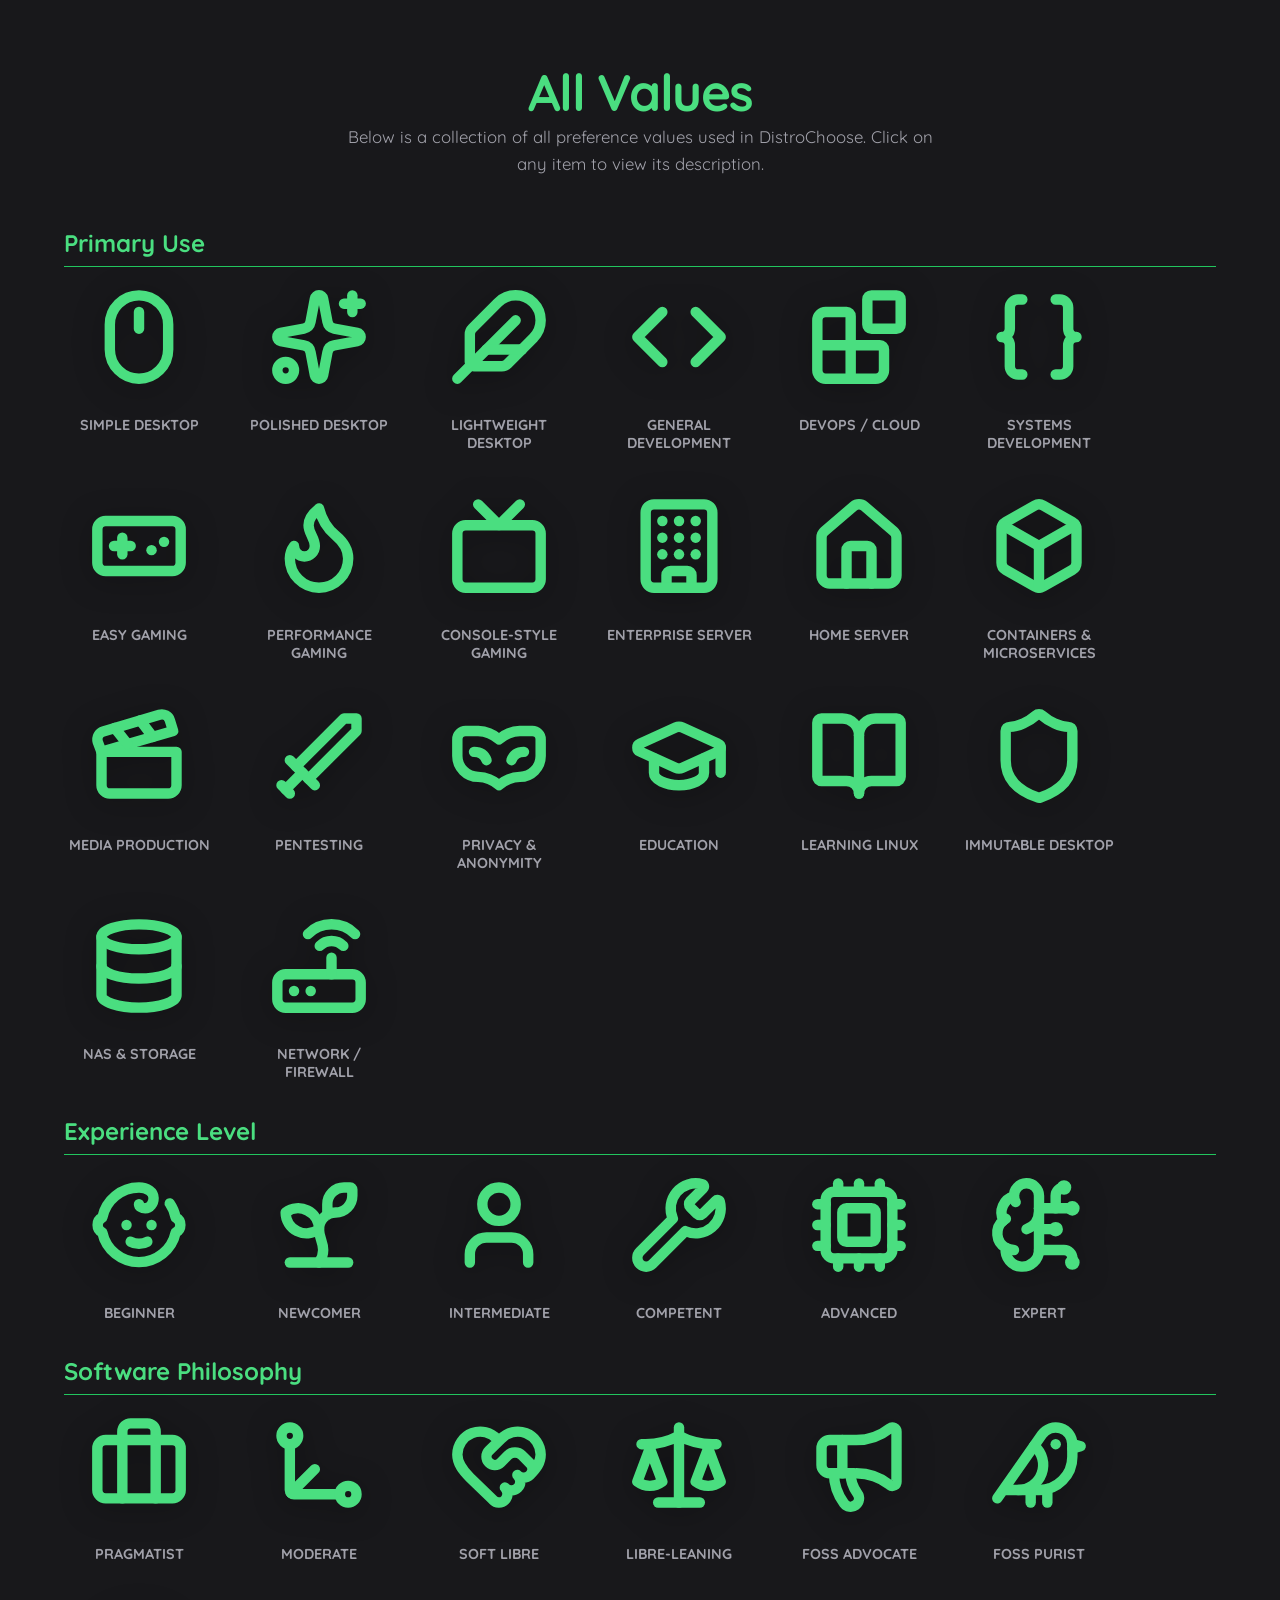
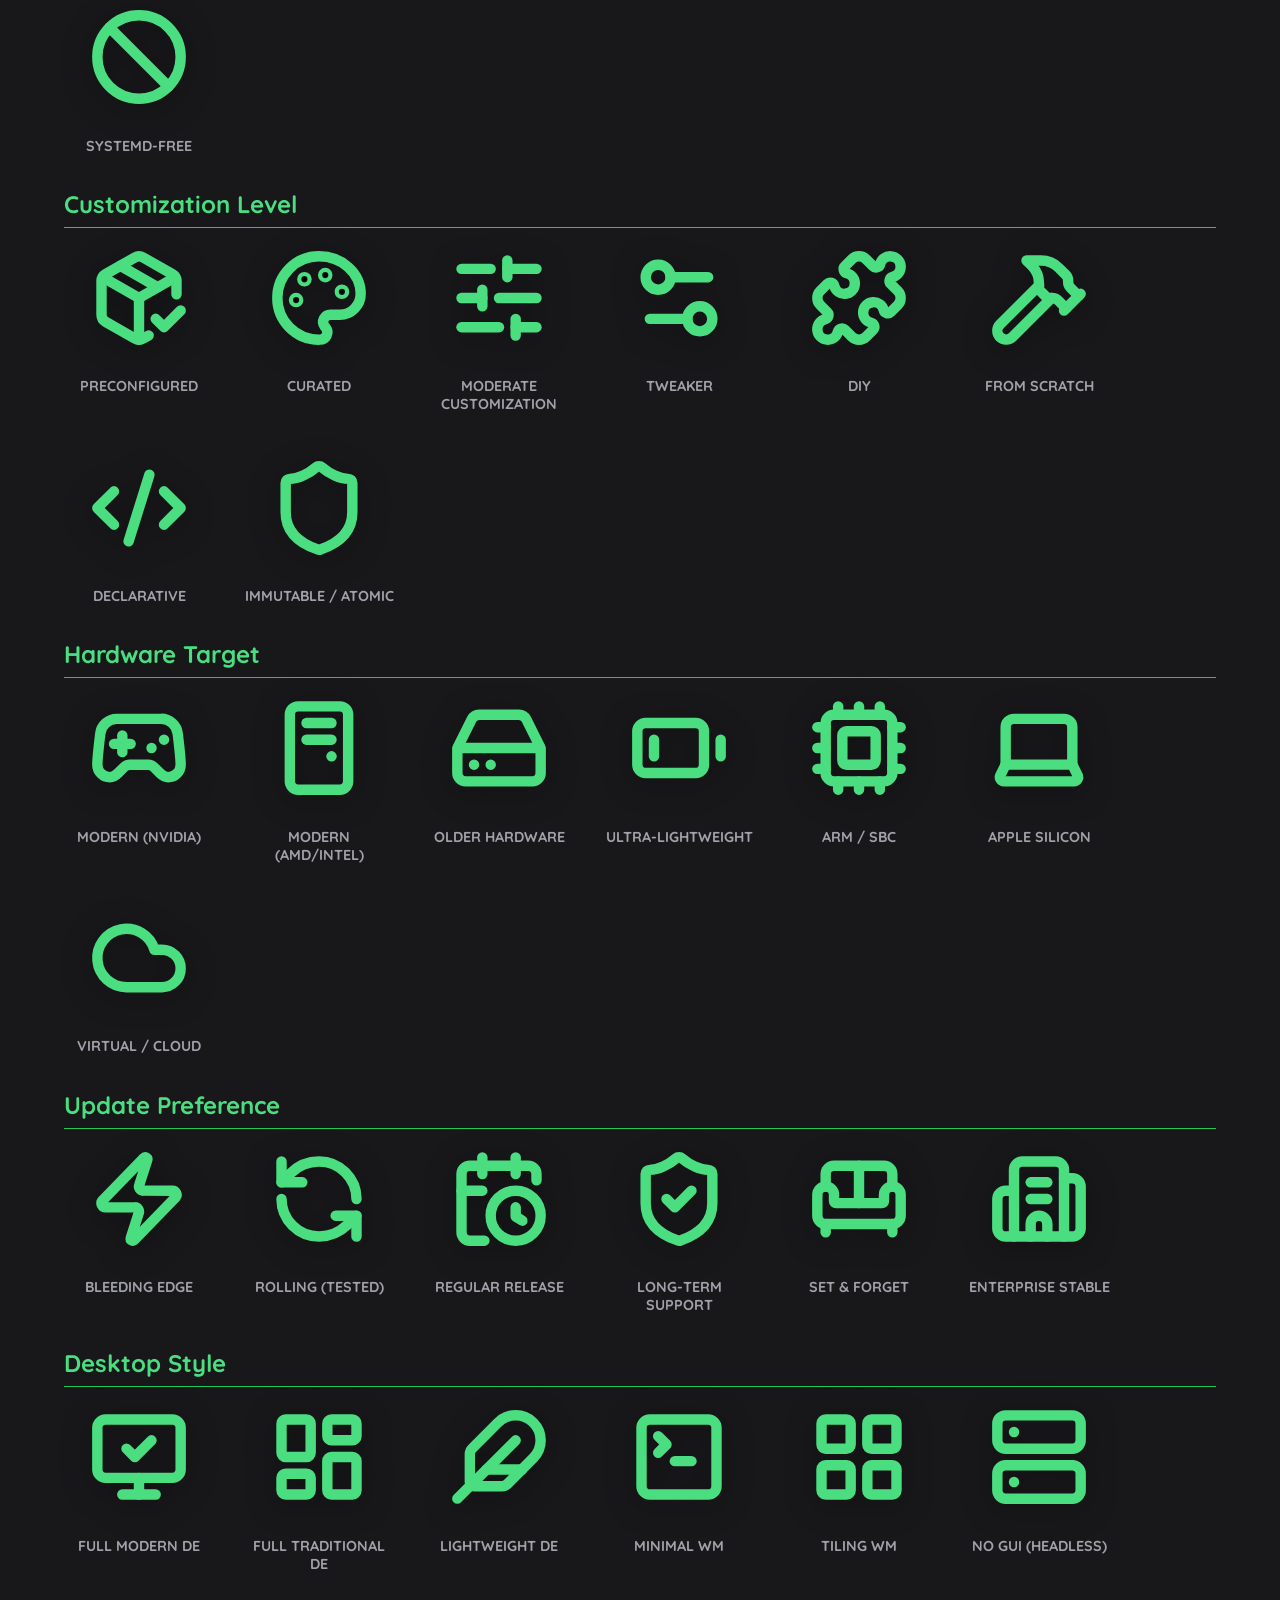
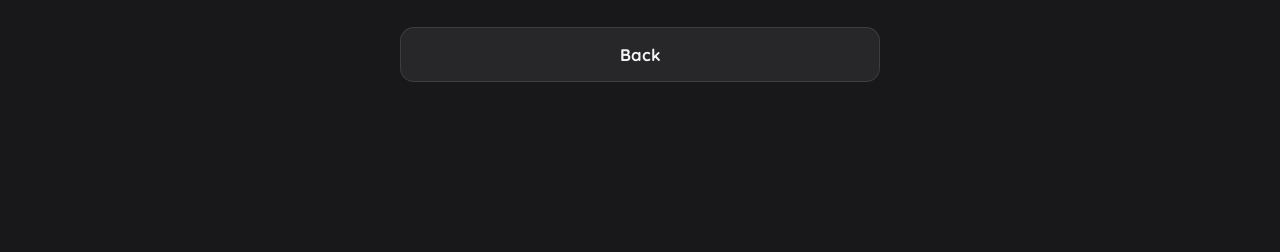
<file: values.html>
<!DOCTYPE html>
<html lang="en">

<head>
    <meta charset="UTF-8">
    <meta name="viewport" content="width=device-width, initial-scale=1.0">
    <title>DistroChoose - All Values</title>
    <link rel="stylesheet" href="style.css">
    <link rel="icon" type="image/svg" href="icon.svg">
</head>

<body>
    <div class="main-container">
        <a href="index.html" class="home-link" title="Return to Home"><h1>All Values</h1></a>
        <p class="intro-text">Below is a collection of all preference values used in DistroChoose. Click on any item to
            view its description.</p>
        <div id="values-container"></div>
        <div id="buttons" style="margin-top: 40px; padding-bottom: 60px;">
            <button onclick="location.href='index.html'">Back</button>
        </div>
    </div>

    <script src="data/data.js"></script>

    <script>
        const container = document.getElementById('values-container');

        for (const category in resultsMapping) {
            const section = document.createElement('div');
            section.className = 'category-section';

            const title = document.createElement('h2');
            title.className = 'category-title';
            title.innerText = categoryTitles[category] || category;

            section.appendChild(title);

            const flexContainer = document.createElement('div');
            flexContainer.className = 'values-flex-container';

            for (const id in resultsMapping[category]) {
                const wrapper = document.createElement('a');
                wrapper.className = 'result-item';
                wrapper.href = `description.html?id=${id}&cat=${category}`;
                wrapper.style.textDecoration = 'none';
                wrapper.style.color = 'inherit';

                const img = document.createElement('img');
                img.src = `icons/${category}/${id}.svg`;
                img.className = 'result-icon';
                img.alt = resultsMapping[category][id];
                img.onerror = function () {
                    this.style.display = 'none';
                };

                const name = document.createElement('p');
                name.innerText = resultsMapping[category][id];
                name.className = 'result-text';

                wrapper.appendChild(img);
                wrapper.appendChild(name);
                flexContainer.appendChild(wrapper);
            }

            section.appendChild(flexContainer);
            container.appendChild(section);
        }
    </script>
</body>

</html>
</file>
<file: style.css>
@import url('https://fonts.googleapis.com/css2?family=Quicksand:wght@300;500;700&display=swap');

:root {
    --bg-color: #18181b;
    --card-bg: #27272a;
    --text-primary: #f4f4f5;
    --text-dim: #a1a1aa;
    --accent-primary: #4ade80;
    --accent-soft: #22c55e;
    --radius-lg: 28px;
    --radius-sm: 14px;
    --soft-shadow: 0 10px 40px rgba(0, 0, 0, 0.4);
    --smooth-transition: all 0.4s cubic-bezier(0.23, 1, 0.32, 1);
}

body {
    margin: 0;
    padding: 0;
    min-height: 100vh;
    font-family: 'Quicksand', sans-serif;
    background-color: var(--bg-color);
    color: var(--text-primary);
    display: flex;
    flex-direction: column;
    align-items: center;
}

.main-container {
    width: 100%;
    max-width: 1200px;
    min-height: 100vh;
    padding: 60px 24px;
    box-sizing: border-box;
    display: flex;
    flex-direction: column;
    align-items: center;
}

/* Header & Tiny Versioning */
.title-container {
    display: flex;
    align-items: center;
    gap: 10px;
    margin-bottom: 50px;
}

h1 {
    font-weight: 700;
    font-size: 3.2rem;
    margin: 0;
    color: var(--accent-primary);
    letter-spacing: -1.5px;
    text-align: center;
}

.home-link {
    text-decoration: none;
    color: inherit;
    transition: var(--smooth-transition);
}

.home-link:hover {
    opacity: 0.8;
}

.intro-text {
    color: var(--text-dim);
    font-size: 1.05rem;
    text-align: center;
    max-width: 600px;
    margin: 0 auto 30px;
    line-height: 1.6;
}

.version-icon {
    width: 30px;
    height: auto;
    opacity: 0.3;
    filter: grayscale(1);
}

/* Progress Bar */
.progress-container {
    width: 100%;
    max-width: 800px;
    height: 8px;
    background-color: var(--card-bg);
    border-radius: 4px;
    margin-bottom: 24px;
    overflow: hidden;
    border: 1px solid rgba(255, 255, 255, 0.05);
}

.progress-bar {
    height: 100%;
    width: 0;
    background: linear-gradient(90deg, var(--accent-soft), var(--accent-primary));
    border-radius: 4px;
    transition: width 0.4s ease-out;
}

/* Question Box */
.question-container {
    min-height: 140px;
    margin-bottom: 20px;
    display: flex;
    align-items: center;
    justify-content: center;
    width: 100%;
}

#question {
    background-color: var(--card-bg);
    padding: 35px 50px;
    border-radius: var(--radius-lg);
    font-size: 1.4rem;
    font-weight: 500;
    line-height: 1.5;
    box-shadow: var(--soft-shadow);
    max-width: 800px;
    border: 1px solid rgba(255, 255, 255, 0.05);
}

/* Buttons */
#buttons {
    display: flex;
    flex-direction: column;
    gap: 12px;
    width: 100%;
    max-width: 480px;
    margin-top: 20px;
    margin-bottom: 50px;
}

.button-container {
    display: flex;
    flex-direction: column;
    align-items: center;
    gap: 15px;
    margin-top: 20px;
    margin-bottom: 40px;
    width: 100%;
}

.button-container button {
    width: auto;
    min-width: 220px;
    max-width: 400px;
    text-align: center;
}

#buttons.multi-column {
    display: flex;
    flex-direction: column;
    grid-template-columns: none;
    max-width: 480px;
    gap: 12px;
}

button {
    padding: 16px 24px;
    background-color: var(--card-bg);
    border: 1px solid rgba(255, 255, 255, 0.1);
    border-radius: var(--radius-sm);
    color: var(--text-primary);
    font-family: inherit;
    font-size: 1.05rem;
    font-weight: 700;
    cursor: pointer;
    transition: var(--smooth-transition);
}

button:hover {
    background-color: var(--text-primary);
    color: var(--bg-color);
    transform: translateY(-2px);
    box-shadow: 0 5px 15px rgba(255, 255, 255, 0.1);
}

/* Results Display */

#results-container,
.values-flex-container {
    display: flex;
    justify-content: left;
    flex-wrap: wrap;
    gap: 30px;
    margin-top: 20px;
}

.main-results-wrapper {
    display: flex;
    flex-direction: column;
    align-items: center;
    justify-content: center;
    width: 100%;
    padding: 40px 0;
}

.top-section,
.bottom-section {
    display: flex;
    flex-direction: column;
    align-items: center;
    width: 100%;
}

#results-container {
    display: flex;
    justify-content: center;
    flex-wrap: wrap;
    gap: 30px;
    margin-top: 20px;
}

.result-item {
    display: flex;
    flex-direction: column;
    align-items: center;
    width: 150px;
    transition: var(--smooth-transition);
}

.result-icon {
    width: 100px;
    height: 100px;
    margin-bottom: 15px;
    filter: drop-shadow(0 5px 15px rgba(0, 0, 0, 0.3));
    transition: var(--smooth-transition);
}

.result-item:hover .result-icon {
    transform: scale(1.1);
}

.result-text {
    font-size: 0.9rem;
    font-weight: 700;
    color: var(--text-dim);
    text-transform: uppercase;
    text-align: center;
    width: 100%;
}

.label-bubble {
    display: inline-block;
    padding: 14px 40px;
    border-radius: 50px;
    font-weight: 700;
    font-size: 1.8rem;
    color: #ffffff;
    margin: 15px 0;
    box-shadow: 0 4px 20px rgba(0, 0, 0, 0.3);
    transition: var(--smooth-transition);
}

#secondary-label {
    background-color: transparent !important;
    font-size: 1.1rem;
    margin-top: 10px;
    border: 2px solid;
    box-shadow: none;
}

/* Info Boxes */
.description-box {
    background-color: var(--card-bg);
    padding: 7px 20px;
    border-radius: var(--radius-lg);
    text-align: left;
    line-height: 1.7;
    border: 1px solid rgba(255, 255, 255, 0.05);
    width: 100%;
    max-width: 800px;
    box-sizing: border-box;
    align-self: center;
    margin-top: 10px;
}

.license-bubble {
    background-color: var(--card-bg);
    color: var(--text-primary);
    width: 90%;
    max-width: 800px;
    height: auto;
    max-height: 60vh;
    padding: 30px;
    border-radius: var(--radius-lg);
    overflow-y: auto;
    border: 1px solid rgba(255, 255, 255, 0.05);
}

.description-box,
.license-bubble {
    margin-top: 20px;
    margin-bottom: 20px;
}

.category-title {
    font-size: 1.5rem;
    color: var(--accent-primary);
    margin-bottom: 20px;
    border-bottom: 1px solid var(--accent-soft);
    padding-bottom: 8px;
}

.desc-icon {
    width: 110px;
    height: 110px;
    margin-bottom: 15px;
    filter: drop-shadow(0 8px 16px rgba(0, 0, 0, 0.4));
    transition: var(--smooth-transition);
}

.desc-icon:hover {
    transform: scale(1.05);
}

.original-work-sign {
    display: none;
    text-align: center;
    margin: 0 auto;
}

/* Contact */

a {
    color: var(--text-primary);
    text-decoration: none;
    transition: var(--smooth-transition);
}

a:hover {
    color: var(--accent-primary);
    text-decoration: underline;
}

/* Results Headings */
.results-heading {
    font-size: 1.6rem;
    color: var(--accent-primary);
    margin: 30px 0 15px;
    text-align: center;
    font-weight: 700;
}

.results-subheading {
    font-size: 1.2rem;
    color: var(--accent-soft);
    margin: 25px 0 10px;
    text-align: center;
}

/* Distro Cards */
#distro-cards {
    display: flex;
    flex-direction: column;
    gap: 16px;
    width: 100%;
    max-width: 700px;
    margin: 0 auto;
}

.distro-card {
    display: block;
    background-color: var(--card-bg);
    border: 2px solid rgba(255, 255, 255, 0.08);
    border-radius: var(--radius-sm);
    padding: 20px 24px;
    transition: var(--smooth-transition);
    cursor: pointer;
}

.distro-card:hover {
    transform: translateY(-3px);
    box-shadow: 0 8px 30px rgba(0, 0, 0, 0.4);
    border-color: rgba(255, 255, 255, 0.2);
}

.distro-card-primary {
    border-width: 2px;
    box-shadow: 0 4px 20px rgba(0, 0, 0, 0.3);
}

.distro-rank {
    font-size: 0.85rem;
    font-weight: 700;
    text-transform: uppercase;
    letter-spacing: 0.5px;
    margin-bottom: 8px;
    color: var(--accent-primary);
}

.distro-name-row {
    display: flex;
    align-items: center;
    gap: 10px;
    margin-bottom: 8px;
    flex-wrap: wrap;
}

.distro-color-dot {
    width: 14px;
    height: 14px;
    border-radius: 50%;
    flex-shrink: 0;
}

.distro-card-icon {
    width: 32px;
    height: 32px;
    border-radius: 8px;
    flex-shrink: 0;
    object-fit: contain;
    background: #ffffff;
    padding: 3px;
    box-shadow: 0 1px 4px rgba(0, 0, 0, 0.2);
}

.distro-list-icon {
    width: 64px;
    height: 64px;
    border-radius: 12px;
    object-fit: contain;
    background: #ffffff;
    padding: 6px;
    box-shadow: 0 2px 8px rgba(0, 0, 0, 0.25);
    margin-bottom: 10px;
    transition: var(--smooth-transition);
}

.result-item:hover .distro-list-icon {
    transform: scale(1.08);
    box-shadow: 0 4px 16px rgba(0, 0, 0, 0.35);
}

.distro-name {
    font-size: 1.4rem;
    font-weight: 700;
    color: var(--text-primary);
}

.match-percent {
    margin-left: auto;
    font-size: 1rem;
    font-weight: 700;
    color: var(--accent-primary);
    background: rgba(74, 222, 128, 0.1);
    padding: 4px 12px;
    border-radius: 20px;
}

.distro-card-desc {
    font-size: 0.92rem;
    color: var(--text-dim);
    line-height: 1.5;
    margin: 6px 0 10px;
}

.de-badge {
    display: inline-block;
    font-size: 0.8rem;
    font-weight: 700;
    color: var(--text-dim);
    background: rgba(255, 255, 255, 0.06);
    padding: 4px 12px;
    border-radius: 8px;
    margin-right: 6px;
}

.de-rec-card {
    border-color: var(--accent-soft) !important;
}

/* Glossary */
.glossary-grid {
    display: grid;
    grid-template-columns: repeat(auto-fill, minmax(300px, 1fr));
    gap: 16px;
    width: 100%;
    max-width: 900px;
    margin: 0 auto;
}

.glossary-card {
    background-color: var(--card-bg);
    border: 1px solid rgba(255, 255, 255, 0.05);
    border-radius: var(--radius-sm);
    padding: 16px 20px;
    transition: var(--smooth-transition);
}

.glossary-card:hover {
    border-color: var(--accent-primary);
    transform: translateY(-2px);
}

.glossary-term {
    font-size: 1.05rem;
    font-weight: 700;
    color: var(--accent-primary);
    margin: 0 0 6px;
}

.glossary-def {
    font-size: 0.88rem;
    color: var(--text-dim);
    line-height: 1.5;
    margin: 0;
}

/* Description Page */
.desc-header {
    display: flex;
    flex-direction: column;
    align-items: center;
    text-align: center;
    margin-bottom: 20px;
}

.desc-distro-header {
    display: flex;
    align-items: center;
    gap: 20px;
    text-align: left;
}

.desc-distro-logo {
    width: 80px;
    height: 80px;
    border-radius: 16px;
    object-fit: contain;
    background: #ffffff;
    padding: 8px;
    box-shadow: 0 4px 16px rgba(0, 0, 0, 0.3);
}

.desc-family-badge {
    display: inline-block;
    padding: 4px 14px;
    border-radius: 20px;
    font-size: 0.8rem;
    font-weight: 700;
    color: #ffffff;
}

.desc-category-label {
    font-size: 0.9rem;
    font-weight: 700;
    color: var(--accent-soft);
    text-transform: uppercase;
    letter-spacing: 1px;
    margin-top: 6px;
}

.desc-body {
    width: 100%;
    max-width: 750px;
}

.desc-info-grid {
    display: grid;
    grid-template-columns: repeat(auto-fit, minmax(200px, 1fr));
    gap: 12px;
    margin-top: 16px;
}

.desc-info-card {
    background: var(--card-bg);
    border: 1px solid rgba(255, 255, 255, 0.05);
    border-radius: var(--radius-sm);
    padding: 14px 18px;
    display: flex;
    flex-direction: column;
    gap: 4px;
}

.desc-info-label {
    font-size: 0.75rem;
    font-weight: 700;
    color: var(--text-dim);
    text-transform: uppercase;
    letter-spacing: 0.5px;
}

.desc-info-value {
    font-size: 0.95rem;
    font-weight: 500;
    color: var(--text-primary);
}

.desc-info-value a {
    color: var(--accent-primary);
    word-break: break-all;
}

/* Score bars */
.desc-scores {
    display: flex;
    flex-direction: column;
    gap: 20px;
}

.desc-score-category {
    background: var(--card-bg);
    border: 1px solid rgba(255, 255, 255, 0.05);
    border-radius: var(--radius-sm);
    padding: 16px 20px;
}

.desc-score-cat-title {
    font-size: 0.85rem;
    font-weight: 700;
    color: var(--accent-primary);
    text-transform: uppercase;
    letter-spacing: 0.5px;
    margin: 0 0 12px;
}

.desc-score-row {
    display: flex;
    align-items: center;
    gap: 10px;
    margin-bottom: 6px;
}

.desc-score-label {
    font-size: 0.8rem;
    color: var(--text-dim);
    width: 140px;
    flex-shrink: 0;
    text-transform: capitalize;
}

a.desc-score-label {
    text-decoration: none;
    transition: color 0.2s ease;
}

a.desc-score-label:hover {
    color: var(--accent-primary);
}

.desc-score-bar-bg {
    flex: 1;
    height: 8px;
    background: rgba(255, 255, 255, 0.06);
    border-radius: 4px;
    overflow: hidden;
}

@keyframes growBar {
    from { transform: scaleX(0); }
    to { transform: scaleX(1); }
}

.desc-score-bar-fill {
    height: 100%;
    background: linear-gradient(90deg, var(--accent-soft), var(--accent-primary));
    border-radius: 4px;
    transform-origin: left;
    animation: growBar 0.8s cubic-bezier(0.1, 0.9, 0.2, 1) forwards;
}

.desc-score-value {
    font-size: 0.8rem;
    font-weight: 700;
    color: var(--text-dim);
    width: 30px;
    text-align: right;
    flex-shrink: 0;
}

/* Leaf value lists */
.desc-list-box {
    background: var(--card-bg);
    border: 1px solid rgba(255, 255, 255, 0.05);
    border-radius: var(--radius-sm);
    padding: 16px 20px;
    margin-top: 12px;
}

.desc-list-title {
    font-size: 1rem;
    font-weight: 700;
    color: var(--text-primary);
    margin: 0 0 10px;
}

.desc-list {
    margin: 0;
    padding-left: 20px;
    list-style: none;
}

.desc-list li {
    font-size: 0.92rem;
    color: var(--text-dim);
    line-height: 1.8;
    position: relative;
    padding-left: 10px;
}

.desc-list li::before {
    content: '→';
    position: absolute;
    left: -16px;
    color: var(--accent-soft);
}

/* Top distros row */
.desc-top-distros {
    display: flex;
    flex-direction: column;
    gap: 8px;
    max-width: 500px;
    margin: 0 auto;
}

.desc-distro-row {
    display: flex;
    align-items: center;
    gap: 12px;
    padding: 10px 16px;
    background: var(--card-bg);
    border: 1px solid rgba(255, 255, 255, 0.05);
    border-radius: var(--radius-sm);
    text-decoration: none;
    color: inherit;
    transition: var(--smooth-transition);
}

.desc-distro-row:hover {
    border-color: var(--accent-primary);
    transform: translateX(4px);
}

.desc-distro-row-name {
    font-size: 1rem;
    font-weight: 700;
    color: var(--text-primary);
    flex: 1;
}

/* Mobile */
@media (max-width: 800px) {

    #results-container,
    .values-flex-container {
        display: grid;
        grid-template-columns: repeat(3, 1fr);
        gap: 15px;
        width: 100%;
        max-width: 400px;
        margin: 20px auto 0;
        justify-items: center;
    }

    .result-item {
        width: 100% !important;
        max-width: 90px;
    }

    .result-icon {
        width: 80px;
        height: 80px;
        margin-bottom: 8px;
    }

    .result-text {
        font-size: 0.75rem;
    }

    .button-container {
        align-items: center;
    }

    #ideology-title {
        font-size: 1.8rem;
        margin-bottom: 15px;
        padding: 0 10px;
    }

    .license-bubble {
        width: 100% !important;
        max-width: 100vw;
        box-sizing: border-box;
        padding: 20px !important;
        margin: 20px 0 !important;
        border-radius: var(--radius-sm);
        height: auto;
        max-height: 65vh;
    }

    #license-text {
        white-space: pre-wrap !important;
        word-wrap: break-word;
        font-size: 0.85rem;
    }

    .desc-distro-header {
        flex-direction: column;
        align-items: center;
        text-align: center;
    }

    .desc-info-grid {
        grid-template-columns: 1fr;
    }

    .desc-score-label {
        width: 100px;
        font-size: 0.72rem;
    }

    .desc-score-row {
        gap: 6px;
    }

}

/* Distro Tree System */
.tree-container {
    background: var(--card-bg);
    border: 1px solid rgba(255, 255, 255, 0.05);
    border-radius: var(--radius-lg);
    padding: 30px;
    margin-top: 30px;
    margin-bottom: 20px;
    overflow: auto;
    max-height: 85vh;
}

.tree-list {
    display: flex;
    flex-direction: column;
    margin: 0;
    padding: 0;
    padding-left: 35px;
    list-style: none;
    position: relative;
    gap: 4px;
    flex-shrink: 0;
}

.root-tree {
    padding-left: 0;
}

/* Horizontal line extending from parent card to children spine */
.tree-list::before {
    content: '';
    position: absolute;
    left: 0;
    top: 50%;
    width: 17.5px;
    border-top: 2px solid rgba(255, 255, 255, 0.1);
}

.root-tree::before {
    display: none;
}

.tree-node {
    display: flex;
    flex-direction: row;
    align-items: center;
    position: relative;
    padding: 6px 0;
}

/* Upper half of vertical spine + horizontal branch to the card */
.tree-node::before {
    content: "";
    position: absolute;
    left: -17.5px;
    top: 0;
    bottom: 50%;
    border-left: 2px solid rgba(255, 255, 255, 0.1);
    border-bottom: 2px solid rgba(255, 255, 255, 0.1);
    width: 17.5px;
}

/* Lower half of vertical spine */
.tree-node::after {
    content: "";
    position: absolute;
    left: -17.5px;
    top: 50%;
    bottom: 0;
    border-left: 2px solid rgba(255, 255, 255, 0.1);
}

/* Remove corner cases for first and last siblings */
.tree-node:first-child::before {
    border-left: none;
}

.tree-node:last-child::after {
    border-left: none;
}

.root-tree > .tree-node::before,
.root-tree > .tree-node::after {
    display: none;
}

.tree-card {
    background: rgba(0, 0, 0, 0.2);
    padding: 12px 18px;
    border-radius: var(--radius-sm);
    display: inline-block;
    min-width: 220px;
    flex-shrink: 0;
    transition: var(--smooth-transition);
}

.tree-card:hover {
    background: rgba(0, 0, 0, 0.3);
}

.tree-title {
    font-size: 1.1rem;
    font-weight: 700;
    color: var(--text-primary);
    display: flex;
    justify-content: space-between;
    align-items: center;
    gap: 12px;
}

.tree-year {
    font-size: 0.8rem;
    color: var(--text-dim);
    background: rgba(255, 255, 255, 0.05);
    padding: 2px 8px;
    border-radius: 12px;
}

.tree-card a {
    font-size: 0.8rem;
    color: var(--accent-primary);
    text-decoration: none;
    margin-top: 6px;
    display: inline-block;
    font-weight: 500;
}

.tree-card a:hover {
    text-decoration: underline;
}
</file>
